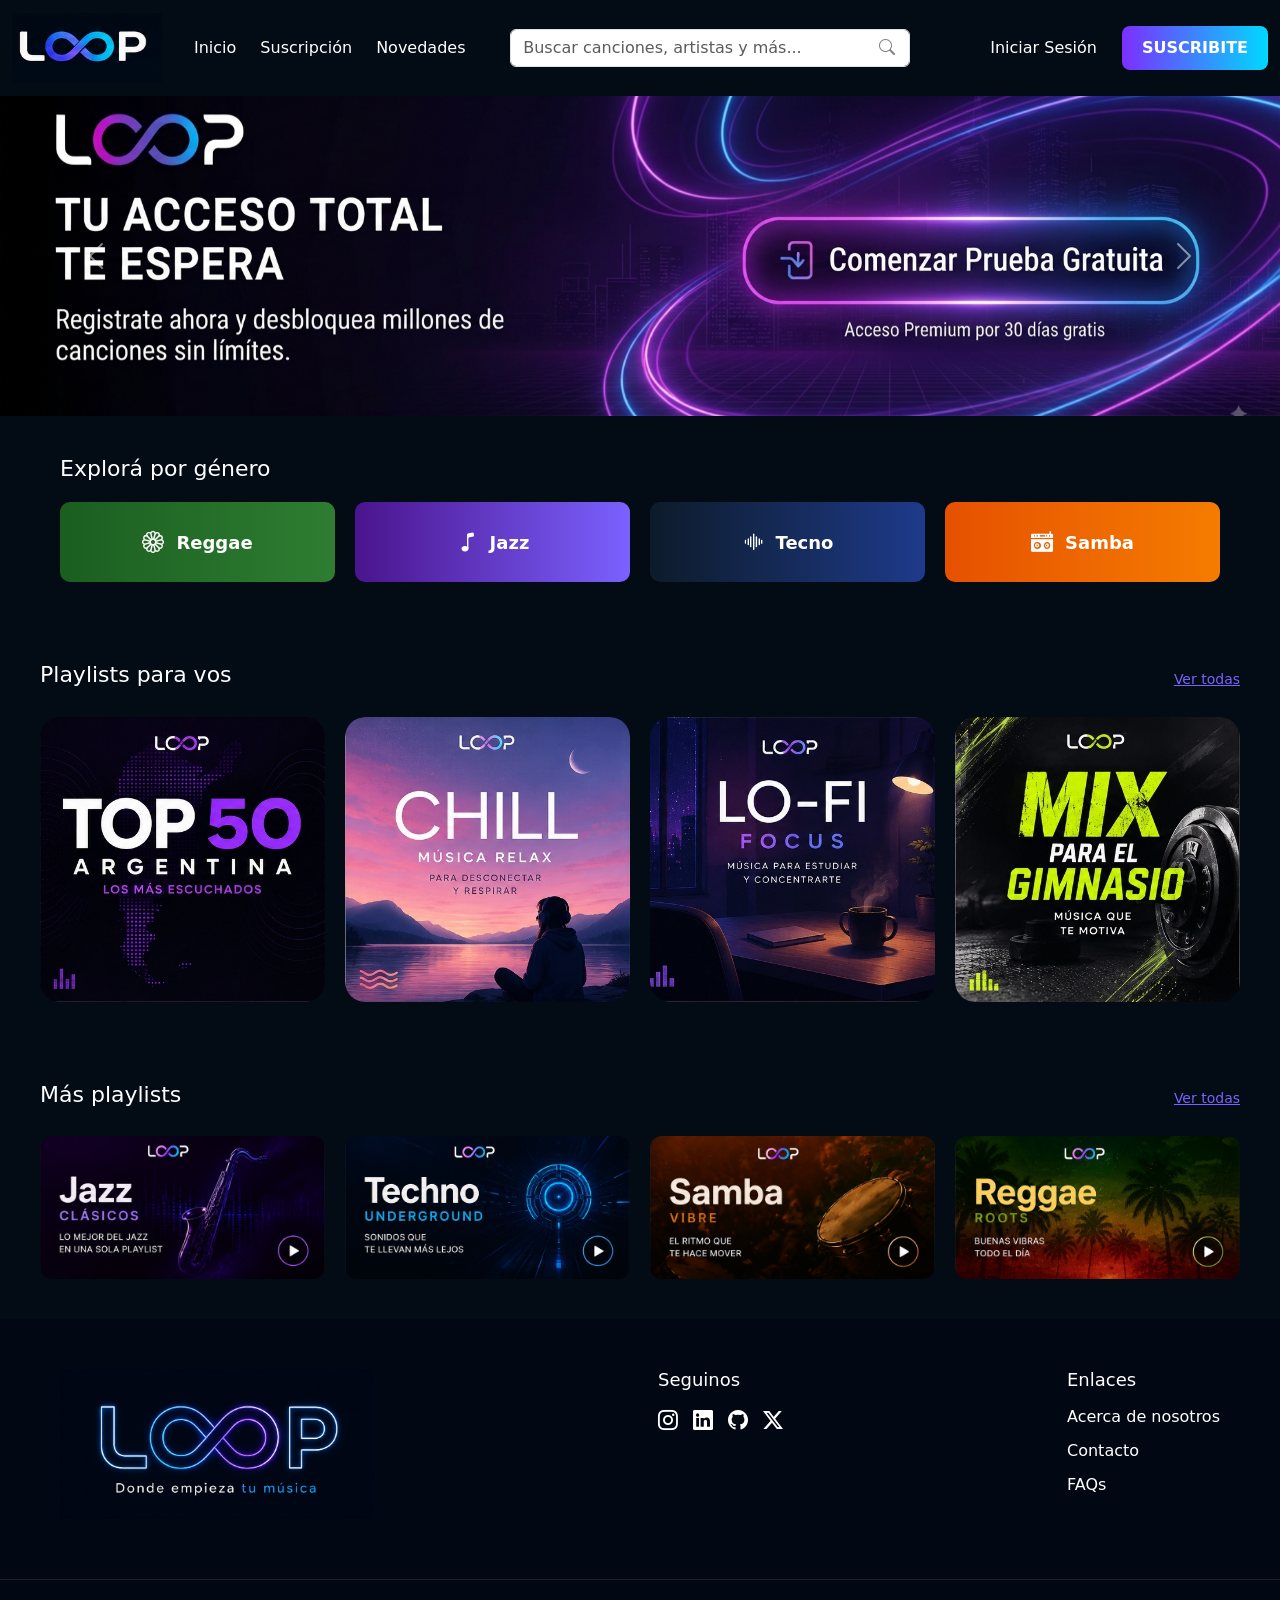
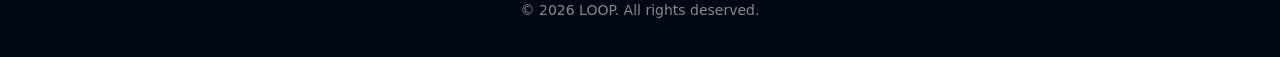
<file: index.html>
<!DOCTYPE html>
<html lang="en">
<head>
    <meta charset="UTF-8">
    <meta name="viewport" content="width=device-width, initial-scale=1.0">
    <title>LOOP</title>
    <link rel="preconnect" href="https://fonts.googleapis.com">
    <link rel="preconnect" href="https://fonts.gstatic.com" crossorigin>
    <link href="https://fonts.googleapis.com/css2?family=Poppins:ital,wght@0,100;0,200;0,300;0,400;0,500;0,600;0,700;0,800;0,900;1,100;1,200;1,300;1,400;1,500;1,600;1,700;1,800;1,900&display=swap" rel="stylesheet">
    <link href="https://cdn.jsdelivr.net/npm/bootstrap@5.3.8/dist/css/bootstrap.min.css" rel="stylesheet" integrity="sha384-sRIl4kxILFvY47J16cr9ZwB07vP4J8+LH7qKQnuqkuIAvNWLzeN8tE5YBujZqJLB" crossorigin="anonymous">
    <link rel="stylesheet" href="https://cdn.jsdelivr.net/npm/bootstrap-icons@1.11.3/font/bootstrap-icons.min.css">
    <link rel="stylesheet" href="./css/index.css">
</head>
<body>
    

    <nav class="navbar navbar-expand-lg">
      <div class="container-fluid">
        <a class="navbar-brand" href="./index.html">
          <img
            src="/assets/images/03_logo_sin_slogan.png"
            alt="LOOP"
            width="150"
            height="70"
          />
        </a>
        <button
          class="navbar-toggler text-center"
          type="button"
          data-bs-toggle="collapse"
          data-bs-target="#navbarTogglerDemo02"
          aria-controls="navbarTogglerDemo02"
          aria-expanded="false"
          aria-label="Toggle navigation"
        >
          <span class="navbar-toggler-icon"></span>
        </button>
        <div class="collapse navbar-collapse" id="navbarTogglerDemo02">
        
            <ul class="navbar-nav me-auto mb-2 mb-lg-0 ">
              <li class="nav-item">
                  <a class="nav-link" href="./index.html">
                      <i class="me-2"></i>Inicio
                  </a>
              </li>
              <li class="nav-item">
                  <a class="nav-link" href="/pages/suscripcion/suscripcion.html">
                      <i class="me-2"></i>Suscripción
                  </a>
              </li>
              <li class="nav-item">
                  <a class="nav-link" href="/pages/error404/404.html">
                      <i class="me-2"></i>Novedades
                  </a>
              </li>
            </ul>
            <form class="d-flex  ms-auto" role="search">
              <div class="search-box">
                <i class="bi bi-search"></i>
                <input
                  class="form-control"
                  type="search"
                  placeholder="Buscar canciones, artistas y más..."
                  aria-label="Search"
                />
              </div>
            </form>

                    <a href="#" class="navbar1 nav-link login-link" data-bs-toggle="modal" data-bs-target="#loginModal">
                    Iniciar Sesión
                    </a>
                     
                  
                  <a href="./pages/suscripcion/suscripcion.html" type="button" class="btn-suscribite">SUSCRIBITE</a>
        
        </div>
      </div>
    </nav>

    <div id="carouselFade" class="carousel slide carousel-fade">
  <div class="carousel-inner">
    <div class="carousel-item active">
        <picture>
            <source media="(max-width: 575.98px)" srcset="assets/images/banner-mobile-1.jpeg">
            <source media="(max-width: 991.98px)" srcset="assets/images/banner desk nuevo.png">
            <img src="/assets/images/banner desk nuevo.png" class="d-block w-100" alt="">
        </picture>
    </div>
    <div class="carousel-item">
            <picture>
            <source media="(max-width: 575.98px)" srcset="assets/images/banner-mobile-2.jpeg">
            <source media="(max-width: 991.98px)" srcset="assets/images/banner_02.png">
            <img src="/assets/images/banner_02.png" class="d-block w-100" alt="">
        </picture>
    </div>
    <div class="carousel-item">
            <picture>
            <source media="(max-width: 575.98px)" srcset="assets/images/banner-mobile-3.jpeg">
            <source media="(max-width: 991.98px)" srcset="assets/images/banner_03.png">
            <img src="/assets/images/banner_03.png" class="d-block w-100" alt="">
        </picture>
    </div>
    <div class="carousel-item">
            <picture>
            <source media="(max-width: 575.98px)" srcset="assets/images/banner-mobile-4.jpeg">
            <source media="(max-width: 991.98px)" srcset="assets/images/banner_04.png">
            <img src="/assets/images/banner_04.png" class="d-block w-100" alt="">
        </picture>
    </div>
    
  </div>
  <button class="carousel-control-prev" type="button" data-bs-target="#carouselFade" data-bs-slide="prev">
    <span class="carousel-control-prev-icon" aria-hidden="true"></span>
    <span class="visually-hidden">Previous</span>
  </button>
  <button class="carousel-control-next" type="button" data-bs-target="#carouselFade" data-bs-slide="next">
    <span class="carousel-control-next-icon" aria-hidden="true"></span>
    <span class="visually-hidden">Next</span>
  </button>
</div>

<div class="generos">
    <h2 class="gen-titulo">Explorá por género</h2>
    <div class="gen-grid">
        <a href="/pages/categorias/categoria_reggae/reggae.html" class="gen-card gen-reggae">
            <i class="bi bi-flower1 gen-icon"></i>
            <span>Reggae</span>
        </a>
        <a href="/pages/categorias/categoria_jazz/jazz.html" class="gen-card gen-jazz">
            <i class="bi bi-music-note gen-icon"></i>
            <span>Jazz</span>
        </a>
        <a href="/pages/categorias/categoria_tecno/tecno.html" class="gen-card gen-tecno">
            <i class="bi bi-soundwave gen-icon"></i>
            <span>Tecno</span>
        </a>
        <a href="/pages/categorias/categoria_samba/samba.html" class="gen-card gen-samba">
            <i class="bi bi-boombox-fill gen-icon"></i>
            <span>Samba</span>
        </a>
    </div>
</div>

<div class="playlist-loop">
    <div class="playlist-inner">
        <div class="playlist-header">
            <h2 class="playlist-titulo">Playlists para vos</h2>
            <a href="" class="ver-todas">Ver todas</a>
        </div>
        <div class="playlist-grid">
            <a href="/pages/error404/404.html" class="playlist-card">
                <img src="/assets/images/top50_playlist.jpg" alt="TOP 50 Argentina">
                <div class="premium-overlay">
                <i class="bi bi-lock-fill premium-icon"></i>
                <span class="premium-text">Desbloqueá con Premium</span>
                </div>
            </a>
            <a href="/pages/error404/404.html" class="playlist-card">
                <img src="/assets/images/chill_playlist.jpg" alt="Chill - Música Relax">
                <div class="premium-overlay">
                <i class="bi bi-lock-fill premium-icon"></i>
                <span class="premium-text">Desbloqueá con Premium</span>
                </div>
            </a>
            <a href="/pages/error404/404.html" class="playlist-card">
                <img src="/assets/images/focus_playlist.jpg" alt="Lo-Fi Focus">
                <div class="premium-overlay">
                <i class="bi bi-lock-fill premium-icon"></i>
                <span class="premium-text">Desbloqueá con Premium</span>
                </div>
            </a>
            <a href="/pages/error404/404.html" class="playlist-card">
                <img src="/assets/images/gym_mix_playlist.jpg" alt="Mix para el gimnasio">
                <div class="premium-overlay">
                <i class="bi bi-lock-fill premium-icon"></i>
                <span class="premium-text">Desbloqueá con Premium</span>
                </div>
            </a>
        </div>
    </div>
</div>

<div class="mas-playlist">
    <div class="mas-playlist-inner">
        <div class="playlist-header">
            <h2 class="playlist-titulo">Más playlists</h2>
            <a href="/pages/error404/404.html" class="ver-todas">Ver todas</a>
        </div>
        <div class="mas-playlist-grid">
            <a href="/pages/error404/404.html" class="playlist-card-wide">
                <img src="/assets/images/loop-jazz.png" alt="">
                <div class="premium-overlay">
                <i class="bi bi-lock-fill premium-icon"></i>
                <span class="premium-text">Desbloqueá con Premium</span>
                </div>
            </a>
            <a href="/pages/error404/404.html" class="playlist-card-wide">
                <img src="/assets/images/loop-tecno.png" alt="">
                <div class="premium-overlay">
                <i class="bi bi-lock-fill premium-icon"></i>
                <span class="premium-text">Desbloqueá con Premium</span>
                </div>
            </a>
            <a href="/pages/error404/404.html" class="playlist-card-wide">
                <img src="/assets/images/loop-samba.png" alt="">
                <div class="premium-overlay">
                <i class="bi bi-lock-fill premium-icon"></i>
                <span class="premium-text">Desbloqueá con Premium</span>
                </div>
            </a>
            <a href="/pages/error404/404.html" class="playlist-card-wide">
                <img src="/assets/images/loop-reggae.png" alt="">
                <div class="premium-overlay">
                <i class="bi bi-lock-fill premium-icon"></i>
                <span class="premium-text">Desbloqueá con Premium</span>
                </div>
            </a>
        </div>
    </div>
</div>

<div class="modal fade" id="loginModal" tabindex="-1" aria-labelledby="loginModalLabel" aria-hidden="true">
  <div class="modal-dialog modal-dialog-centered">
    <div class="modal-content">
      <div class="modal-header">
        <h1 class="modal-title fs-5" id="loginModalLabel">Iniciar sesión</h1>
        <button type="button" class="btn-close" data-bs-dismiss="modal" aria-label="Close"></button>
      </div>

      <div class="modal-body">
        <form id="loginForm" class="">

          <div class="mb-3">
            <label for="login-email" class="col-form-label">Email:</label>
            <input
              type="email"
              class="form-control"
              id="login-email"
              placeholder="tu@email.com"
              minlength="3"
              maxlength="30"
              required
            >
           
          </div>

          <div class="mb-3">
            <label for="login-password" class="col-form-label">Contraseña:</label>
            <input
              type="password"
              class="form-control"
              id="login-password"
              placeholder="••••••••"
              required minlength="8"
              required maxlength="20"
              required
            >
           
          </div>

          <div class="mb-3 form-check d-flex justify-content-between align-items-center">
            <div>
              <input type="checkbox" class="form-check-input" id="remember-me">
              <label class="form-check-label" for="remember-me">Recordarme</label>
            </div>
            <a href="#" class="small">¿Olvidaste tu contraseña?</a>
          </div>

        </form>

        <p class="text-center mt-3 mb-0">
          ¿No tenés cuenta?
          <a href="/Pages/suscripcion.html">Suscribite acá</a>
        </p>
      </div>

      <div class="modal-footer">
        <button type="button" class="btn btn-secondary" data-bs-dismiss="modal">Cancelar</button>
        <a href="./pages/inicio/inicio.html" type="submit" form="loginForm"  class="btn-suscribite">
          Iniciar sesión
        </a>
      </div>
    </div>
  </div>
</div>




     <footer class="siteFooter">
    <div class="footerContent ">
        <div class="footerColumn">
            <a href="">
                <img src="/assets/images/logo-footer.png" alt="">
            </a>
        </div>
        
        
        <div class="footerColumn">
            <h4>Seguinos</h4>
            <div class="socialIcons">
                <a href="https://www.instagram.com/">
                    <i class="bi bi-instagram"></i>
                </a>
                <a href="www.linkedin.com/in/">
                    <i class="bi bi-linkedin"></i>
                </a>
                <a href="https://github.com/">
                    <i class="bi bi-github"></i>
                </a>
                <a href="https://x.com/">
                    <i class="bi bi-twitter-x"></i>
                </a>
            </div>
        </div>
        <div class="footerColumn">
            <h4>Enlaces</h4>
            <div class="d-flex flex-column justify-content-center">
                <a href="pages/nosotros/nosotros.html">Acerca de nosotros</a>
                <a href="pages/contacto/contacto.html">Contacto</a>
                <a href="pages/error404/404.html">FAQs</a>
            </div>
        </div>

    </div>

    <div class="footerBottom">
        <p>&copy; 2026 LOOP. All rights deserved.</p>
    </div>
</footer>
<script src="https://cdn.jsdelivr.net/npm/bootstrap@5.3.8/dist/js/bootstrap.bundle.min.js" integrity="sha384-FKyoEForCGlyvwx9Hj09JcYn3nv7wiPVlz7YYwJrWVcXK/BmnVDxM+D2scQbITxI" crossorigin="anonymous"></script>
</body>
</html>
</file>
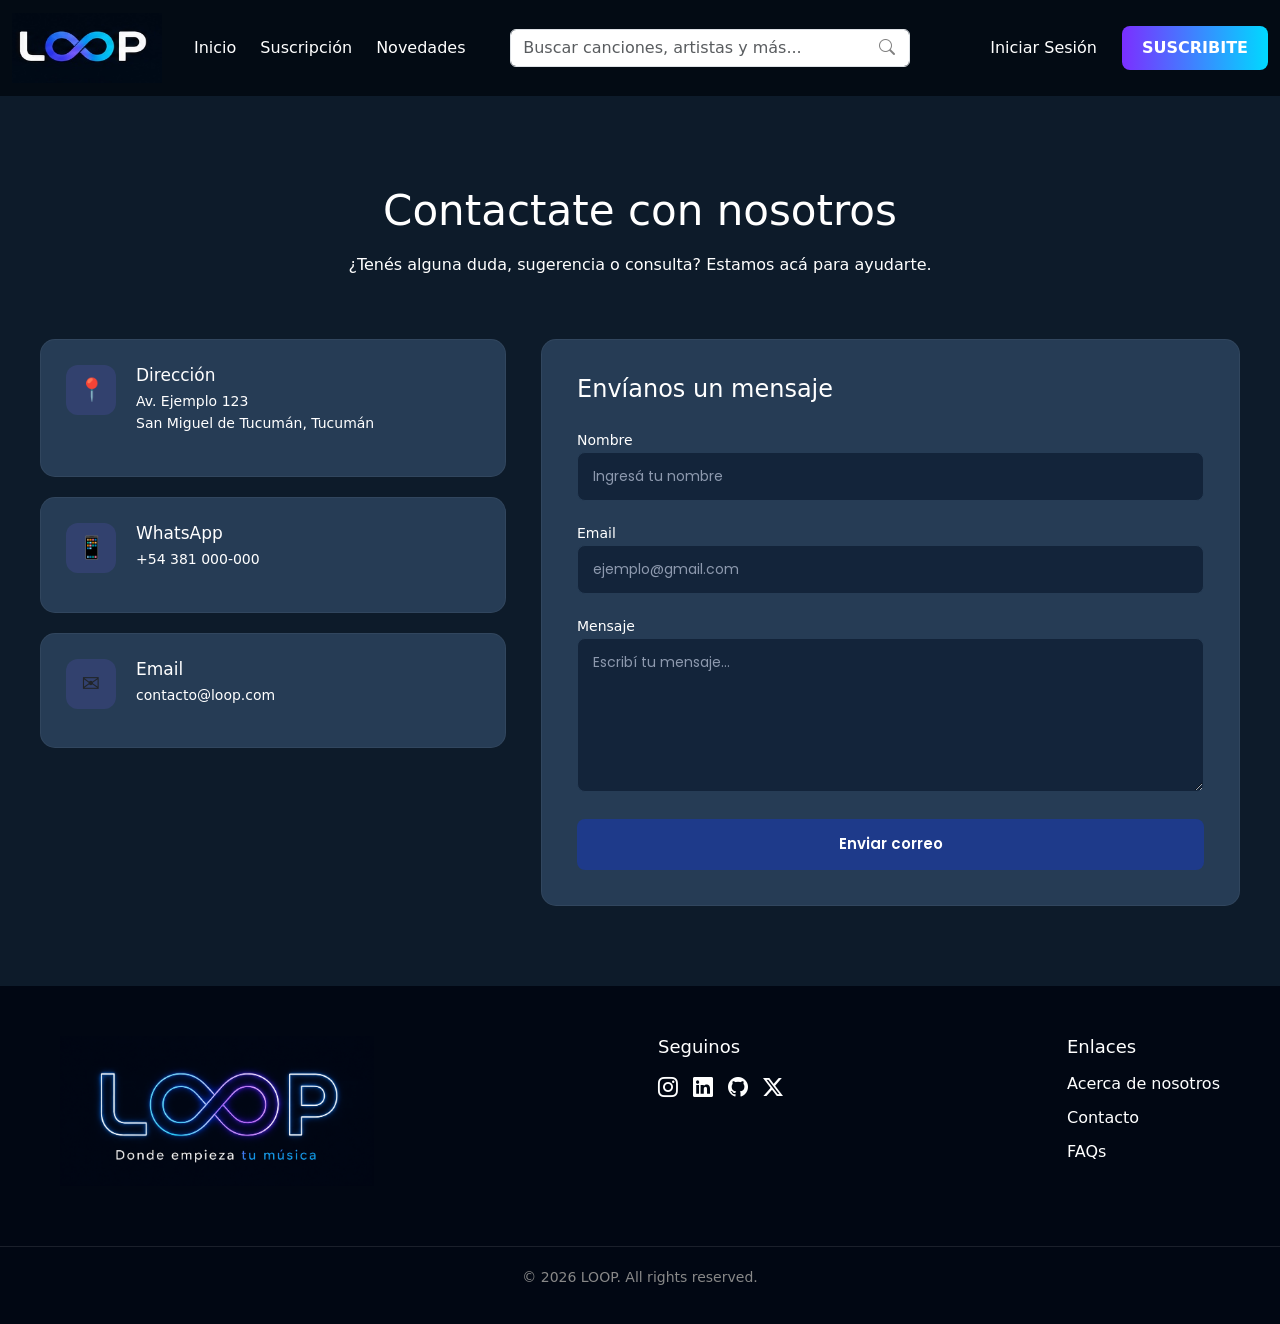
<file: pages/contacto/contacto.html>
<!doctype html>
<html lang="es">
  <head>
    <meta charset="UTF-8" />
    <meta name="viewport" content="width=device-width, initial-scale=1.0" />

    <title>Contacto - LOOP</title>

    <link rel="preconnect" href="https://fonts.googleapis.com" />
    <link rel="preconnect" href="https://fonts.gstatic.com" crossorigin />

    <link
      href="https://fonts.googleapis.com/css2?family=Poppins:ital,wght@0,100;0,200;0,300;0,400;0,500;0,600;0,700;0,800;0,900;1,100;1,200;1,300;1,400;1,500;1,600;1,700;1,800;1,900&display=swap"
      rel="stylesheet"
    />

    <link
      href="https://cdn.jsdelivr.net/npm/bootstrap@5.3.8/dist/css/bootstrap.min.css"
      rel="stylesheet"
      integrity="sha384-sRIl4kxILFvY47J16cr9ZwB07vP4J8+LH7qKQnuqkuIAvNWLzeN8tE5YBujZqJLB"
      crossorigin="anonymous"
    />

    <link
      rel="stylesheet"
      href="https://cdn.jsdelivr.net/npm/bootstrap-icons@1.11.3/font/bootstrap-icons.min.css"
    />

    <link rel="stylesheet" href="./contacto.css" />
  </head>

  <body>
    <nav class="navbar navbar-expand-lg">
      <div class="container-fluid">
        <a class="navbar-brand" href="/index.html">
          <img
            src="/assets/images/03_logo_sin_slogan.png"
            alt="LOOP"
            width="150"
            height="70"
          />
        </a>

        <button
          class="navbar-toggler text-center"
          type="button"
          data-bs-toggle="collapse"
          data-bs-target="#navbarTogglerDemo02"
          aria-controls="navbarTogglerDemo02"
          aria-expanded="false"
          aria-label="Toggle navigation"
        >
          <span class="navbar-toggler-icon"></span>
        </button>

        <div class="collapse navbar-collapse" id="navbarTogglerDemo02">
          <ul class="navbar-nav me-auto mb-2 mb-lg-0">
            <li class="nav-item">
              <a class="nav-link" href="/pages/inicio/inicio.html">
                <i class="me-2"></i>
                Inicio
              </a>
            </li>

            <li class="nav-item">
              <a class="nav-link" href="/pages/suscripcion/suscripcion.html">
                <i class="me-2"></i>
                Suscripción
              </a>
            </li>

            <li class="nav-item">
              <a class="nav-link" href="/pages/error404/404.html">
                <i class="me-2"></i>
                Novedades
              </a>
            </li>
          </ul>

          <form class="d-flex ms-auto" role="search">
            <div class="search-box">
              <i class="bi bi-search"></i>

              <input
                class="form-control"
                type="search"
                placeholder="Buscar canciones, artistas y más..."
                aria-label="Buscar"
              />
            </div>
          </form>

          <a
            href="#"
            class="navbar1 nav-link login-link"
            data-bs-toggle="modal"
            data-bs-target="#loginModal"
          >
            Iniciar Sesión
          </a>

          <a href="/pages/suscripcion/suscripcion.html" type="button" class="btn-suscribite">SUSCRIBITE</a>
        </div>
      </div>
    </nav>

    <main>
      <section class="contacto">
        <div class="contacto-contenedor">
          <div class="contacto-encabezado">
            <h1>Contactate con nosotros</h1>

            <p>
              ¿Tenés alguna duda, sugerencia o consulta? Estamos acá para
              ayudarte.
            </p>
          </div>

          <div class="contacto-contenido">
            <div class="contacto-informacion">
              <div class="contacto-card">
                <div class="contacto-icono">📍</div>

                <div>
                  <h2>Dirección</h2>

                  <p>
                    Av. Ejemplo 123<br />
                    San Miguel de Tucumán, Tucumán
                  </p>
                </div>
              </div>

              <div class="contacto-card">
                <div class="contacto-icono">📱</div>

                <div>
                  <h2>WhatsApp</h2>

                  <p>+54 381 000-000</p>
                </div>
              </div>

              <div class="contacto-card">
                <div class="contacto-icono">✉️</div>

                <div>
                  <h2>Email</h2>

                  <p>contacto@loop.com</p>
                </div>
              </div>
            </div>

            <div class="contacto-formulario-contenedor">
              <h2>Envíanos un mensaje</h2>

              <form class="contacto-formulario" action="#" method="post">
                <div class="campo">
                  <label for="nombre"> Nombre </label>

                  <input
                    type="text"
                    id="nombre"
                    name="nombre"
                    placeholder="Ingresá tu nombre"
                    required
                    minlength="2"
                    maxlength="20"
                    required
                  />
                </div>

                <div class="campo">
                  <label for="email"> Email </label>

                  <input
                    type="email"
                    id="email"
                    name="email"
                    placeholder="ejemplo@gmail.com"
                    minlength="10"
                    maxlength="30"
                    required
                  />
                </div>

                <div class="campo">
                  <label for="mensaje"> Mensaje </label>

                  <textarea
                    id="mensaje"
                    name="mensaje"
                    rows="6"
                    placeholder="Escribí tu mensaje..."
                    required
                    minlength="10"
                  ></textarea>
                </div>

                <a href="/pages/error404/404.html" type="submit" class="boton-enviar">
                  Enviar correo
                </a>
              </form>
            </div>
          </div>
        </div>
      </section>
    </main>

    <footer class="siteFooter">
      <div class="footerContent">
        <div class="footerColumn">
          <a href="/index.html">
            <img src="/assets/images/logo-footer.png" alt="LOOP" />
          </a>
        </div>

        <div class="footerColumn">
          <h4>Seguinos</h4>

          <div class="socialIcons">
            <a
              href="https://www.instagram.com/"
              target="_blank"
              rel="noopener noreferrer"
            >
              <i class="bi bi-instagram"></i>
            </a>

            <a
              href="https://www.linkedin.com/"
              target="_blank"
              rel="noopener noreferrer"
            >
              <i class="bi bi-linkedin"></i>
            </a>

            <a
              href="https://github.com/"
              target="_blank"
              rel="noopener noreferrer"
            >
              <i class="bi bi-github"></i>
            </a>

            <a href="https://x.com/" target="_blank" rel="noopener noreferrer">
              <i class="bi bi-twitter-x"></i>
            </a>
          </div>
        </div>

        
        <div class="footerColumn">
          <h4>Enlaces</h4>

          <div class="d-flex flex-column justify-content-center">
            <a href="/pages/nosotros/nosotros.html"> Acerca de nosotros </a>

            <a href="/pages/contacto/contacto.html"> Contacto </a>

            <a href="/pages/error404/404.html"> FAQs </a>
          </div>
        </div>
      </div>

      <div class="footerBottom">
        <p>&copy; 2026 LOOP. All rights reserved.</p>
      </div>
    </footer>

    <div class="modal fade" id="loginModal" tabindex="-1" aria-labelledby="loginModalLabel" aria-hidden="true">
  <div class="modal-dialog modal-dialog-centered">
    <div class="modal-content">
      <div class="modal-header">
        <h1 class="modal-title fs-5" id="loginModalLabel">Iniciar sesión</h1>
        <button type="button" class="btn-close" data-bs-dismiss="modal" aria-label="Close"></button>
      </div>

      <div class="modal-body">
        <form id="loginForm" class="">

          <div class="mb-3">
            <label for="login-email" class="col-form-label">Email:</label>
            <input
              type="email"
              class="form-control"
              id="login-email"
              placeholder="tu@email.com"
              minlength="3"
              maxlength="30"
              required
            >
           
          </div>

          <div class="mb-3">
            <label for="login-password" class="col-form-label">Contraseña:</label>
            <input
              type="password"
              class="form-control"
              id="login-password"
              placeholder="••••••••"
              required minlength="8"
              required maxlength="20"
              required
            >
           
          </div>

          <div class="mb-3 form-check d-flex justify-content-between align-items-center">
            <div>
              <input type="checkbox" class="form-check-input" id="remember-me">
              <label class="form-check-label" for="remember-me">Recordarme</label>
            </div>
            <a href="#" class="small">¿Olvidaste tu contraseña?</a>
          </div>

        </form>

        <p class="text-center mt-3 mb-0">
          ¿No tenés cuenta?
          <a href="/Pages/suscripcion.html">Suscribite acá</a>
        </p>
      </div>

      <div class="modal-footer">
        <button type="button" class="btn btn-secondary" data-bs-dismiss="modal">Cancelar</button>
        <a href="./pages/inicio/inicio.html" type="submit" form="loginForm"  class="btn-suscribite">
          Iniciar sesión
        </a>
      </div>
    </div>
  </div>
</div>

    <script
      src="https://cdn.jsdelivr.net/npm/bootstrap@5.3.8/dist/js/bootstrap.bundle.min.js"
      integrity="sha384-FKyoEForCGlyvwx9Hj09JcYn3nv7wiPVlz7YYwJrWVcXK/BmnVDxM+D2scQbITxI"
      crossorigin="anonymous"
    ></script>
  </body>
</html>
</file>
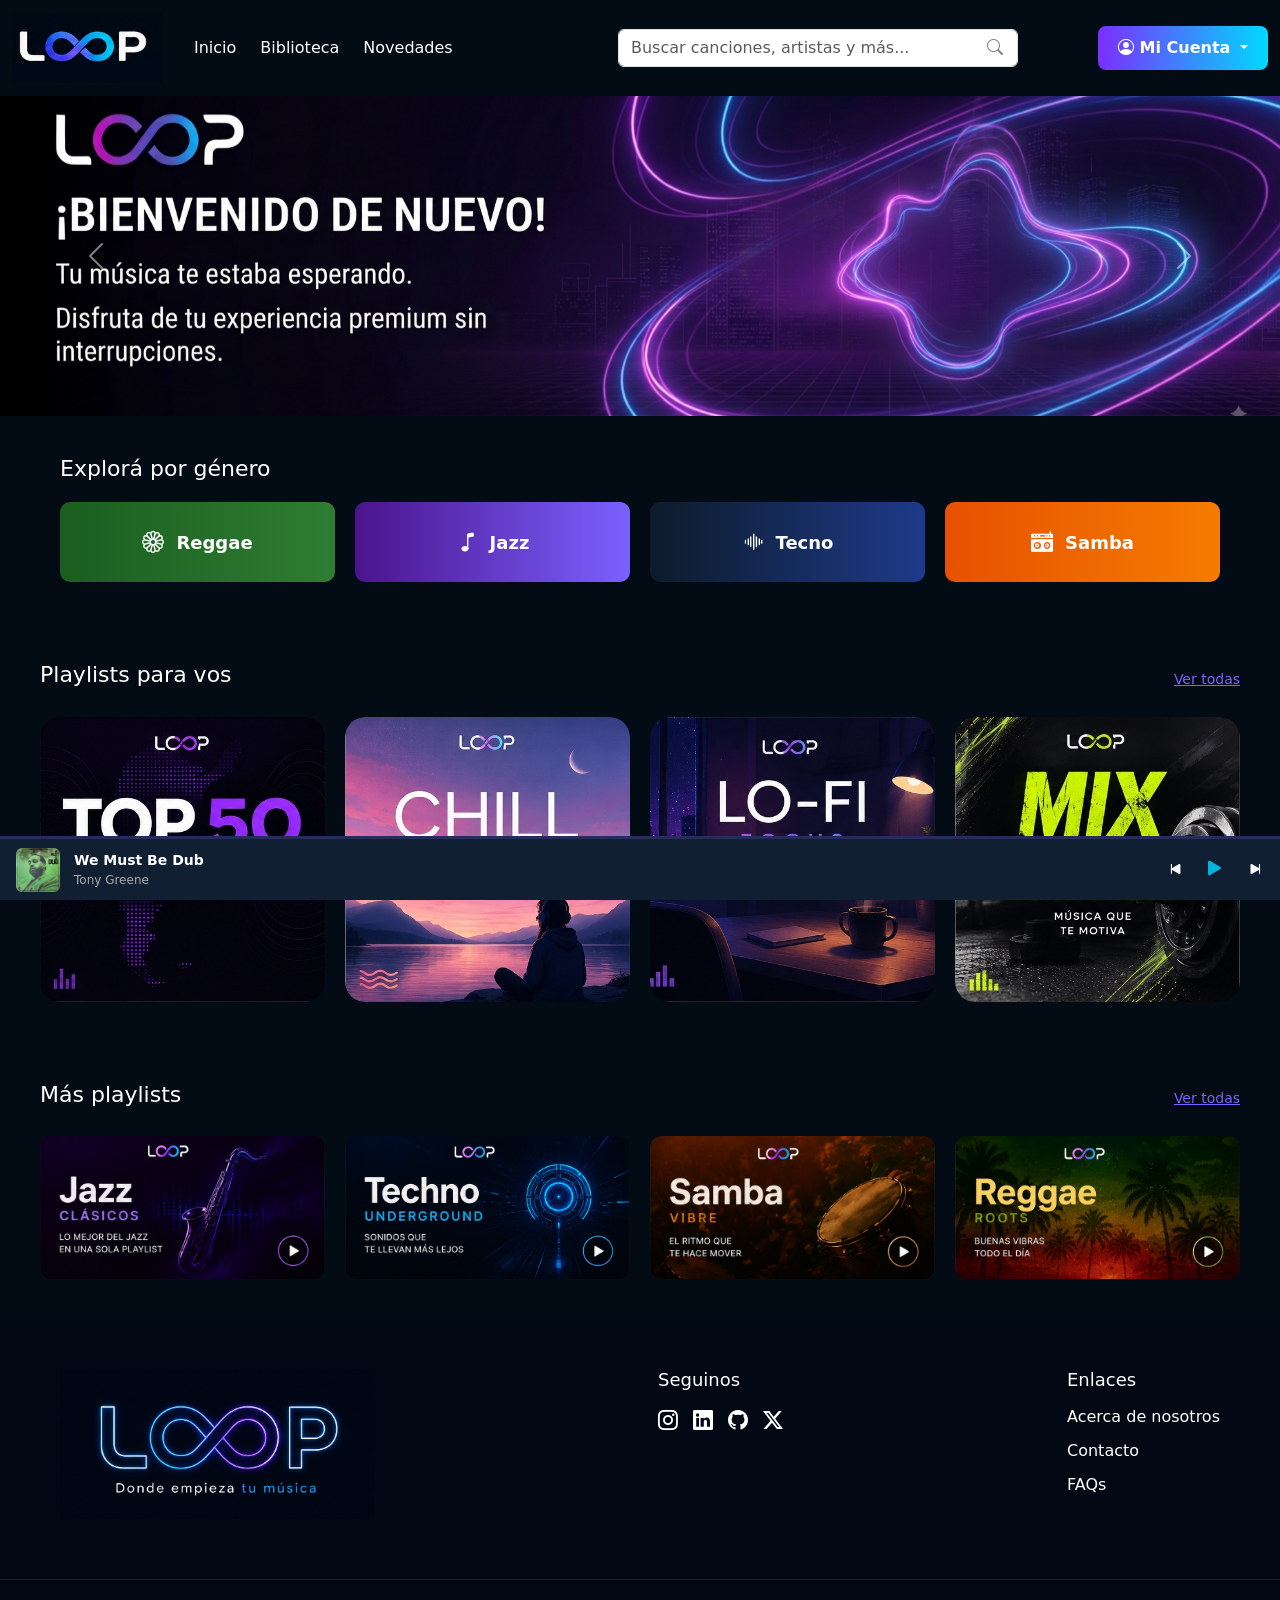
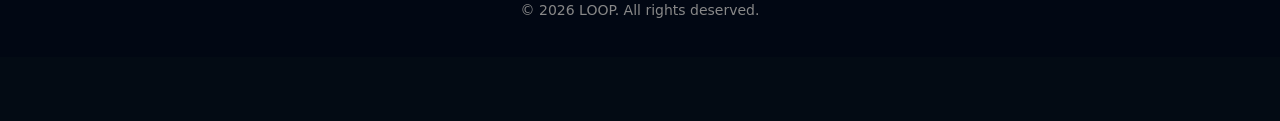
<file: pages/inicio/inicio.html>
<!DOCTYPE html>
<html lang="en">
<head>
    <meta charset="UTF-8">
    <meta name="viewport" content="width=device-width, initial-scale=1.0">
    <title>LOOP - Home</title>
    <link rel="preconnect" href="https://fonts.googleapis.com">
    <link rel="preconnect" href="https://fonts.gstatic.com" crossorigin>
    <link href="https://fonts.googleapis.com/css2?family=Poppins:ital,wght@0,100;0,200;0,300;0,400;0,500;0,600;0,700;0,800;0,900;1,100;1,200;1,300;1,400;1,500;1,600;1,700;1,800;1,900&display=swap" rel="stylesheet">
    <link rel="stylesheet" href="https://cdn.jsdelivr.net/npm/bootstrap-icons@1.11.3/font/bootstrap-icons.min.css">
    <link href="https://cdn.jsdelivr.net/npm/bootstrap@5.3.8/dist/css/bootstrap.min.css" rel="stylesheet" integrity="sha384-sRIl4kxILFvY47J16cr9ZwB07vP4J8+LH7qKQnuqkuIAvNWLzeN8tE5YBujZqJLB" crossorigin="anonymous">
    <link rel="stylesheet" href="./inicio.css">
</head>
<body>
    
        <nav class="navbar navbar-expand-lg">
      <div class="container-fluid">
        <a class="navbar-brand" href="/pages/inicio/inicio.html">
          <img
            src="/assets/images/03_logo_sin_slogan.png"
            alt="LOOP"
            width="150"
            height="70"
          />
        </a>
        <button
          class="navbar-toggler text-center"
          type="button"
          data-bs-toggle="collapse"
          data-bs-target="#navbarTogglerDemo02"
          aria-controls="navbarTogglerDemo02"
          aria-expanded="false"
          aria-label="Toggle navigation"
        >
          <span class="navbar-toggler-icon"></span>
        </button>
        <div class="collapse navbar-collapse" id="navbarTogglerDemo02">
        
            <ul class="navbar-nav me-auto mb-2 mb-lg-0 ">
              <li class="nav-item">
                  <a class="nav-link" href="/pages/inicio/inicio.html">
                      <i class="me-2"></i>Inicio
                  </a>
              </li>
              <li class="nav-item">
                  <a class="nav-link" href="/pages/error404/404.html">
                      <i class="me-2"></i>Biblioteca
                  </a>
              </li>
              <li class="nav-item">
                  <a class="nav-link" href="/pages/error404/404.html">
                      <i class="me-2"></i>Novedades
                  </a>
              </li>
            </ul>
            <form class="d-flex  ms-auto" role="search">
              <div class="search-box">
                <i class="bi bi-search"></i>
                <input
                  class="form-control"
                  type="search"
                  placeholder="Buscar canciones, artistas y más..."
                  aria-label="Search"
                />
              </div>
            </form>

                     
                <div>
                    <button type="button" class="btn-suscribite dropdown-toggle" data-bs-toggle="dropdown" aria-expanded="false">
                    <i class="bi bi-person-circle"></i>
                    Mi Cuenta
                    </button>
                     <ul class="dropdown-menu dropdown-menu-end">
                        <li><button class="dropdown-item" type="button">
                        <i class="bi bi-person-gear"></i>
                        Mi perfil
                        </button></li>
                        <li><button class="dropdown-item" type="button">
                        <i class="bi bi-gear"></i>
                            Ajustes
                        </button></li>
                        <li><a href="/index.html" class="dropdown-item" type="button">
                        <i class="bi bi-power"></i>
                            Cerrar sesión
                        </a></li>
                    </ul>
                </div>  
        
        </div>
      </div>
    </nav>

    <div id="carouselFade" class="carousel slide carousel-fade">
  <div class="carousel-inner">
    <div class="carousel-item active">
        <picture>
            <source media="(max-width: 575.98px)" srcset="/assets/images/banner-mobile-1.jpeg">
            <source media="(max-width: 991.98px)" srcset="/assets/images/banner desk nuevo bien.png">
            <img src="/assets/images/banner desk nuevo bien.png" class="d-block w-100" alt="">
        </picture>
    </div>
    <div class="carousel-item">
            <picture>
            <source media="(max-width: 575.98px)" srcset="/assets/images/banner-mobile-2.jpeg">
            <source media="(max-width: 991.98px)" srcset="/assets/images/banner_02.png">
            <img src="/assets/images/banner_02.png" class="d-block w-100" alt="">
        </picture>
    </div>
    <div class="carousel-item">
            <picture>
            <source media="(max-width: 575.98px)" srcset="/assets/images/banner-mobile-3.jpeg">
            <source media="(max-width: 991.98px)" srcset="/assets/images/banner_03.png">
            <img src="/assets/images/banner_03.png" class="d-block w-100" alt="">
        </picture>
    </div>
    <div class="carousel-item">
            <picture>
            <source media="(max-width: 575.98px)" srcset="/assets/images/banner-mobile-4.jpeg">
            <source media="(max-width: 991.98px)" srcset="/assets/images/banner_04.png">
            <img src="/assets/images/banner_04.png" class="d-block w-100" alt="">
        </picture>
    </div>
    
  </div>
  <button class="carousel-control-prev" type="button" data-bs-target="#carouselFade" data-bs-slide="prev">
    <span class="carousel-control-prev-icon" aria-hidden="true"></span>
    <span class="visually-hidden">Previous</span>
  </button>
  <button class="carousel-control-next" type="button" data-bs-target="#carouselFade" data-bs-slide="next">
    <span class="carousel-control-next-icon" aria-hidden="true"></span>
    <span class="visually-hidden">Next</span>
  </button>
</div>

<div class="generos">
    <h2 class="gen-titulo">Explorá por género</h2>
    <div class="gen-grid">

        <a href="/pages/categorias/categoria_reggae/reggae.html" class="gen-card gen-reggae">
            <i class="bi bi-flower1 gen-icon"></i>
            <span>Reggae</span>
        </a>
        <a href="/pages/categorias/categoria_jazz/jazz.html" class="gen-card gen-jazz">
            <i class="bi bi-music-note gen-icon"></i>
            <span>Jazz</span>
        </a>
        <a href="/pages/categorias/categoria_tecno/tecno.html" class="gen-card gen-tecno">
            <i class="bi bi-soundwave gen-icon"></i>
            <span>Tecno</span>
        </a>
        <a href="/pages/categorias/categoria_samba/samba.html" class="gen-card gen-samba">
            <i class="bi bi-boombox-fill gen-icon"></i>
            <span>Samba</span>
        </a>

    </div>
</div>

<div class="playlist-loop">
    <div class="playlist-inner">
        <div class="playlist-header">
            <h2 class="playlist-titulo">Playlists para vos</h2>
            <a href="" class="ver-todas">Ver todas</a>
        </div>
        <div class="playlist-grid">
            <a href="/pages/error404/404.html" class="playlist-card">
                <img src="/assets/images/top50_playlist.jpg" alt="TOP 50 Argentina">
            </a>
            <a href="/pages/error404/404.html" class="playlist-card">
                <img src="/assets/images/chill_playlist.jpg" alt="Chill - Música Relax">
            </a>
            <a href="/pages/error404/404.html" class="playlist-card">
                <img src="/assets/images/focus_playlist.jpg" alt="Lo-Fi Focus">
            </a>
            <a href="/pages/error404/404.html" class="playlist-card">
                <img src="/assets/images/gym_mix_playlist.jpg" alt="Mix para el gimnasio">
            </a>
        </div>
    </div>
</div>

<div class="mas-playlist">
    <div class="mas-playlist-inner">
        <div class="playlist-header">
            <h2 class="playlist-titulo">Más playlists</h2>
            <a href="/pages/error404/404.html" class="ver-todas">Ver todas</a>
        </div>
        <div class="mas-playlist-grid">
            <a href="../categorias/categoria_jazz/jazz.html" class="playlist-card-wide">
                <img src="/assets/images/loop-jazz.png" alt="">
            </a>
            <a href="/pages/categorias/categoria_tecno/tecno.html" class="playlist-card-wide">
                <img src="/assets/images/loop-tecno.png" alt="">
            </a>
            <a href="/pages/categorias/categoria_samba/samba.html" class="playlist-card-wide">
                <img src="/assets/images/loop-samba.png" alt="">
            </a>
            <a href="/pages/categorias/categoria_reggae/reggae.html" class="playlist-card-wide">
                <img src="/assets/images/loop-reggae.png" alt="">
            </a>
        </div>
    </div>
</div>

 <footer class="siteFooter">
    <div class="footerContent ">
        <div class="footerColumn">
            <a href="">
                <img src="/assets/images/logo-footer.png" alt="">
            </a>
        </div>
        
        
        <div class="footerColumn">
            <h4>Seguinos</h4>
            <div class="socialIcons">
                <a href="https://www.instagram.com/">
                    <i class="bi bi-instagram"></i>
                </a>
                <a href="www.linkedin.com/in/">
                    <i class="bi bi-linkedin"></i>
                </a>
                <a href="https://github.com/">
                    <i class="bi bi-github"></i>
                </a>
                <a href="https://x.com/">
                    <i class="bi bi-twitter-x"></i>
                </a>
            </div>
        </div>
        <div class="footerColumn">
            <h4>Enlaces</h4>
            <div class="d-flex flex-column justify-content-center">
                <a href="/pages/nosotros/nosotros.html">Acerca de nosotros</a>
                <a href="../contacto/contacto.html">Contacto</a>
                <a href="/pages/error404/404.html">FAQs</a>
            </div>
        </div>

    </div>

    <div class="footerBottom">
        <p>&copy; 2026 LOOP. All rights deserved.</p>
    </div>
</footer>

    <div class="mini-play-bar" data-bs-toggle="offcanvas" data-bs-target="#playerOffcanvas" aria-controls="playerOffcanvas">
        <img src="/assets/audio/Reggae/We Must Be Dub - Tony Greene.png" alt="" class="mini-play-cover">
        <div class="mini-play-info">
            <span class="mini-play-song">We Must Be Dub</span>
            <span class="mini-play-artist">Tony Greene</span>
        </div>
        <div class="mini-play-control">
            <i class="bi bi-skip-start-fill"></i>
            <i class="bi bi-play-fill mini-player-play"></i>
            <i class="bi bi-skip-end-fill"></i>
        </div>
    </div>

    <div class="offcanvas offcanvas-bottom player-offcanvas" tabindex="-1" id="playerOffcanvas" aria-labelledby="playerOffcanvasLabel">
        <div class="offcanvas-header">
            <span class="offcanvas-titulo" id="playerOffcanvasLabel">Reproduciendo ahora</span>
            <button type="button" class="btn-close btn-close-white" data-bs-dismiss="offcanvas" aria-label="Close"></button>
        </div>
        <div class="offcanvas-body play-body">
            <img src="/assets/audio/Reggae/We Must Be Dub - Tony Greene.png" alt="" class="player-cover">

            <h5 class="player-song">We Must Be Dub</h5>
            <p class="player-artist">Tony Greene</p>

            <div class="player-progress">
                <span class="player-time">1:21</span>
                <div class="player-progress-bar">
                    <div class="player-progress-fill"></div>
                </div>
                <span class="player-time">3:20</span>
            </div>
            <div class="player-main-controls">
                <i class="bi bi-shuffle"></i>
                <i class="bi bi-skip-start-fill"></i>
                <button class="player-play-btn">
                    <i class="bi bi-play-fill"></i>
                </button>
                <i class="bi bi-skip-end-fill"></i>
                <i class="bi bi-repeat"></i>
            </div>
            <div class="player-sec-controls">
                <i class="bi bi-heart"></i>
                <i class="bi bi-volume-up"></i>
            </div>
        </div>
    </div>

    <script src="https://cdn.jsdelivr.net/npm/bootstrap@5.3.8/dist/js/bootstrap.bundle.min.js" integrity="sha384-FKyoEForCGlyvwx9Hj09JcYn3nv7wiPVlz7YYwJrWVcXK/BmnVDxM+D2scQbITxI" crossorigin="anonymous"></script>
</body>
</html>
</file>
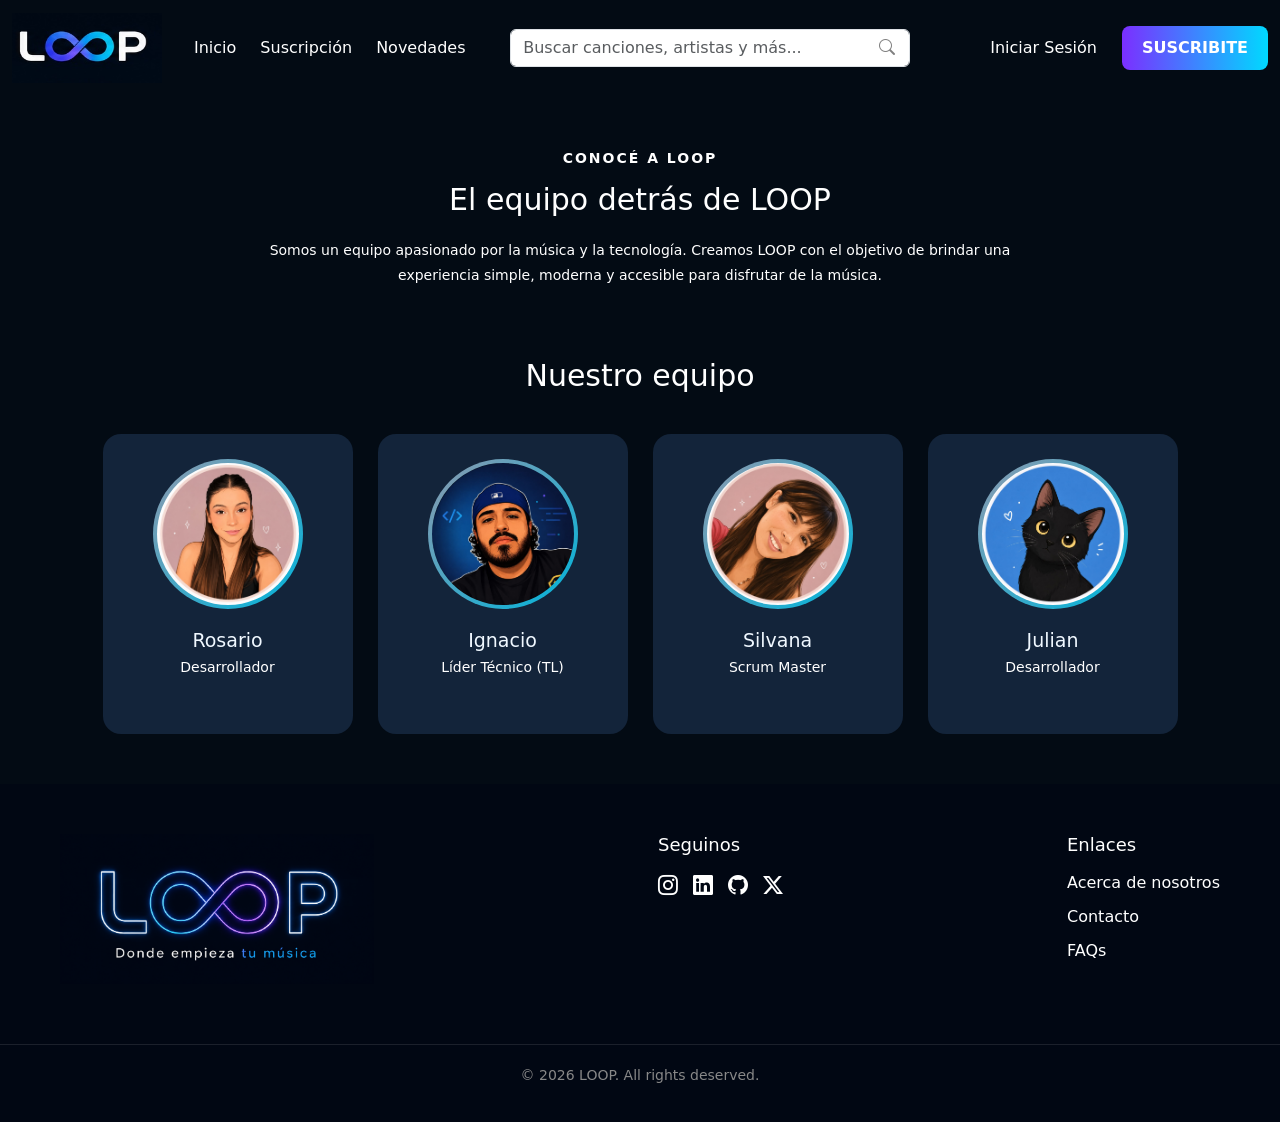
<file: pages/nosotros/nosotros.html>
<!DOCTYPE html>
<html lang="en">
<head>
    <meta charset="UTF-8">
    <meta name="viewport" content="width=device-width, initial-scale=1.0">
    <title>Acerca de Nosotros</title>
    <link rel="preconnect" href="https://fonts.googleapis.com">
    <link rel="preconnect" href="https://fonts.gstatic.com" crossorigin>
    <link href="https://fonts.googleapis.com/css2?family=Poppins:ital,wght@0,100;0,200;0,300;0,400;0,500;0,600;0,700;0,800;0,900;1,100;1,200;1,300;1,400;1,500;1,600;1,700;1,800;1,900&display=swap" rel="stylesheet">
    <link rel="stylesheet" href="https://cdn.jsdelivr.net/npm/bootstrap-icons@1.11.3/font/bootstrap-icons.min.css">
    <link href="https://cdn.jsdelivr.net/npm/bootstrap@5.3.8/dist/css/bootstrap.min.css" rel="stylesheet" integrity="sha384-sRIl4kxILFvY47J16cr9ZwB07vP4J8+LH7qKQnuqkuIAvNWLzeN8tE5YBujZqJLB" crossorigin="anonymous">
  <link rel="stylesheet" href="../nosotros/nosotros.css">
</head>
<body>

    
    <nav class="navbar navbar-expand-lg">
        <div class="container-fluid">
            <a class="navbar-brand" href="/index.html">
                <img
                src="../../assets/images/03_logo_sin_slogan.png"
                alt="LOOP"
                width="150"
                height="70"
                />
            </a>
            <button
            class="navbar-toggler text-center"
            type="button"
          data-bs-toggle="collapse"
          data-bs-target="#navbarTogglerDemo02"
          aria-controls="navbarTogglerDemo02"
          aria-expanded="false"
          aria-label="Toggle navigation"
          >
          <span class="navbar-toggler-icon"></span>
        </button>
        <div class="collapse navbar-collapse" id="navbarTogglerDemo02">
            
            <ul class="navbar-nav me-auto mb-2 mb-lg-0 ">
                <li class="nav-item">
                    <a class="nav-link" href="/pages/inicio/inicio.html">
                        <i class="me-2"></i>Inicio
                  </a>
              </li>
              <li class="nav-item">
                  <a class="nav-link" href="/pages/suscripcion/suscripcion.html">
                      <i class="me-2"></i>Suscripción
                  </a>
              </li>
              <li class="nav-item">
                  <a class="nav-link" href="/pages/error404/404.html">
                      <i class="me-2"></i>Novedades
                  </a>
                </li>
            </ul>
            <form class="d-flex  ms-auto" role="search">
                <div class="search-box">
                <i class="bi bi-search"></i>
                <input
                class="form-control"
                type="search"
                placeholder="Buscar canciones, artistas y más..."
                aria-label="Search"
                />
            </div>
        </form>
        
        <a href="/pages/inicio/inicio.html" class="navbar1 nav-link login-link" data-bs-toggle="modal" data-bs-target="#loginModal">
            Iniciar Sesión
        </a>
        
                  
        <a href="/pages/suscripcion/suscripcion.html" type="button" class="btn-suscribite">SUSCRIBITE</a>
        
    </div>
      </div>
    </nav>
    <main>
        
        <section class="seccion-sobre-nosotros">
            
            <div class="contenido-sobre-nosotros">
                
                <span class="subtitulo-sobre-nosotros">
                    CONOCÉ A LOOP
                </span>

                <h1 class="titulo-sobre-nosotros">
                    El equipo detrás de LOOP
                </h1>

                <p class="texto-sobre-nosotros">
                    Somos un equipo apasionado por la música y la tecnología.
                    Creamos LOOP con el objetivo de brindar una experiencia
                    simple, moderna y accesible para disfrutar de la música.
                </p>
                
            </div>
            
            <div class="seccion-integrantes">
                
                <h2 class="titulo-integrantes">
                    Nuestro equipo
                </h2>

                
                <div class="box-integrantes">
                    
                    <article class="tarjeta-integrante">
                        
                        <div class="contenedor-imagen-integrante">
                            
                            <img
                                src="/assets/images/foto.nosotros 1.jpeg"
                                alt="Foto de Nombre Integrante 1"
                                class="imagen-integrante"
                            >

                        </div>
                        <h3 class= "nombre-integrante">
                            Rosario 
                        </h3>

                        <p class="rol-integrante">
                            Desarrollador
                        </p>

                    </article>
                    
                    <article class="tarjeta-integrante">
                        
                        <div class="contenedor-imagen-integrante">
                            
                            <img
                            src="/assets/images/foto.nosotros2.jpeg"
                            alt="Foto de Nombre Integrante 2"
                            class="imagen-integrante"
                            >
                            
                        </div>
                        
                        <h3 class="nombre-integrante">
                            Ignacio
                        </h3>
                        
                        <p class="rol-integrante">
                            Líder Técnico (TL)
                        </p>
                        
                    </article>
                    
                    <article class="tarjeta-integrante">
                        
                        <div class="contenedor-imagen-integrante">
                            
                            <img
                            src="/assets/images/foto.nostotros3.jpeg"
                            alt="Foto de Nombre Integrante 3"
                            class="imagen-integrante"
                            >
                            
                        </div>
                        
                        <h3 class="nombre-integrante">
                            Silvana
                        </h3>

                        <p class="rol-integrante">
                            Scrum Master
                        </p>

                    </article>
                    
                    <article class="tarjeta-integrante">

                        <div class="contenedor-imagen-integrante">
                            
                            <img
                                src="/assets/images/foto.nosotros 4.jpeg"
                                alt="Foto de Nombre Integrante 4"
                                class="imagen-integrante"
                                >
                                
                            </div>
                            
                            <h3 class="nombre-integrante">
                                Julian
                            </h3>
                            
                        <p class="rol-integrante">
                            Desarrollador
                        </p>
                        
                    </article>
                    
                    
                </div>
                
            </div>
            
        </section>
        
    </main>
    
    <footer class="siteFooter">
        <div class="footerContent ">
            <div class="footerColumn">
            <a href="/index.html">
                <img src="/assets/images/logo-footer.png" alt="">
            </a>
        </div>
        
        
        <div class="footerColumn">
            <h4>Seguinos</h4>
            <div class="socialIcons">
                <a href="https://www.instagram.com/">
                    <i class="bi bi-instagram"></i>
                </a>
                <a href="www.linkedin.com/in/">
                    <i class="bi bi-linkedin"></i>
                </a>
                <a href="https://github.com/">
                    <i class="bi bi-github"></i>
                </a>
                <a href="https://x.com/">
                    <i class="bi bi-twitter-x"></i>
                </a>
            </div>
        </div>
        <div class="footerColumn">
            <h4>Enlaces</h4>
            <div class="d-flex flex-column justify-content-center">
                <a href="/pages/nosotros/nosotros.html">Acerca de nosotros</a>
                <a href="/pages/contacto/contacto.html">Contacto</a>
                <a href="/pages/error404/404.html">FAQs</a>
            </div>
        </div>

    </div>
    
    <div class="footerBottom">
        <p>&copy; 2026 LOOP. All rights deserved.</p>
    </div>
</footer>
<script src="https://cdn.jsdelivr.net/npm/bootstrap@5.3.8/dist/js/bootstrap.bundle.min.js" integrity="sha384-FKyoEForCGlyvwx9Hj09JcYn3nv7wiPVlz7YYwJrWVcXK/BmnVDxM+D2scQbITxI" crossorigin="anonymous"></script>
</body>
</html>
</file>
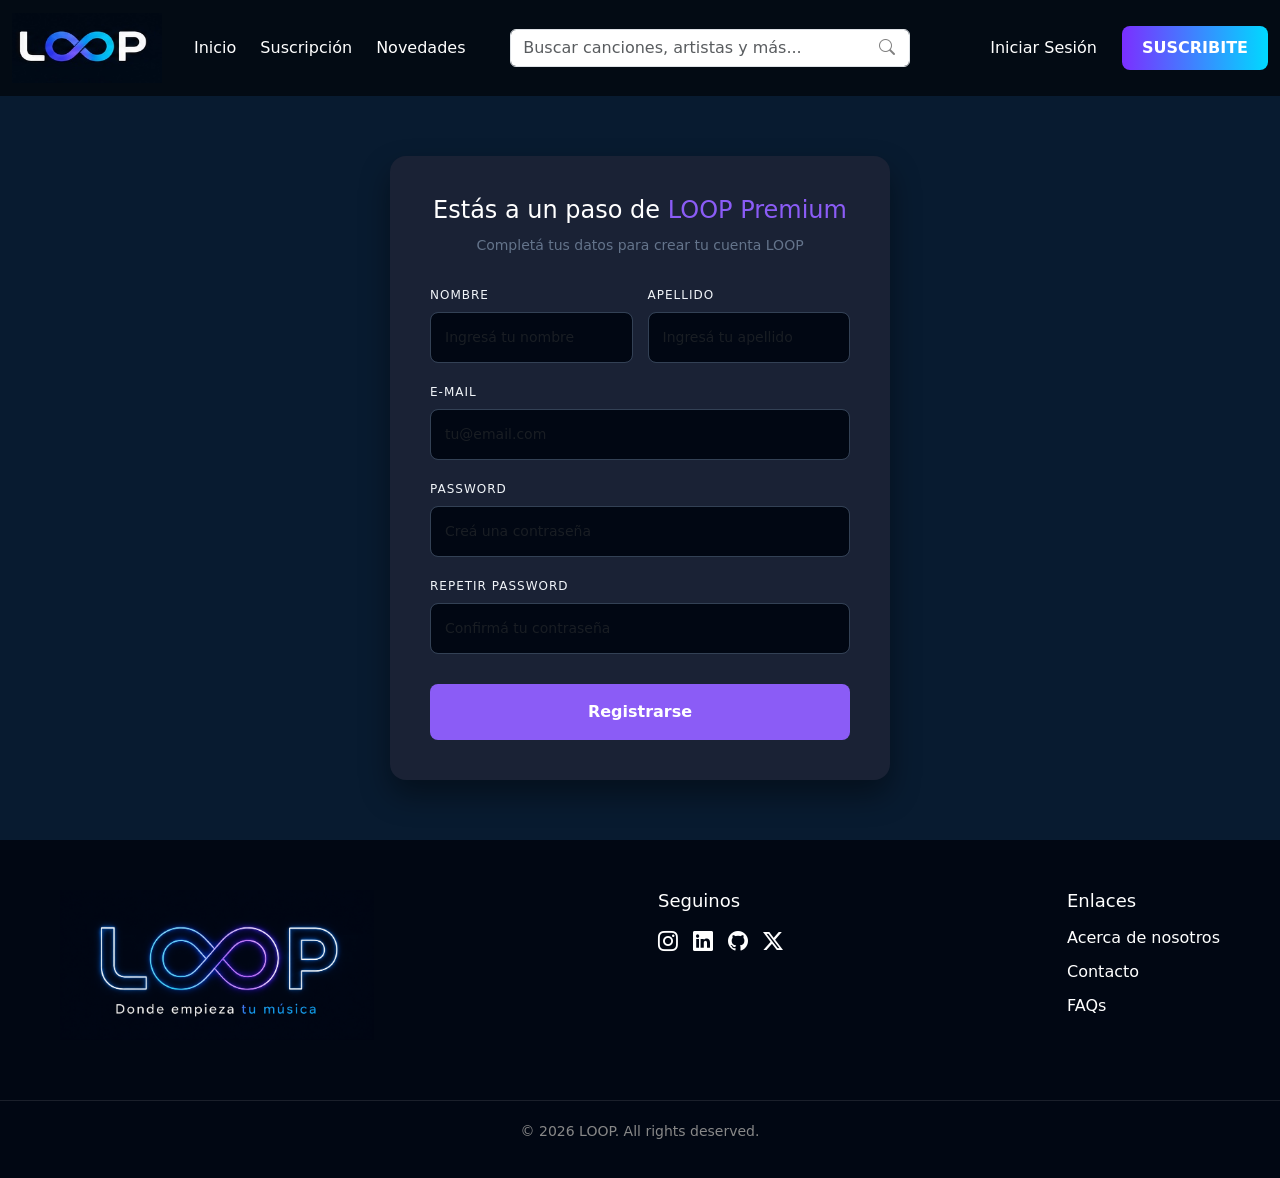
<file: pages/register/register.html>
<!DOCTYPE html>
<html lang="en">
<head>
    <meta charset="UTF-8">
    <meta name="viewport" content="width=device-width, initial-scale=1.0">
    <title>REGISTRO</title>
    <link rel="preconnect" href="https://fonts.googleapis.com">
    <link rel="preconnect" href="https://fonts.gstatic.com" crossorigin>
    <link href="https://fonts.googleapis.com/css2?family=Poppins:ital,wght@0,100;0,200;0,300;0,400;0,500;0,600;0,700;0,800;0,900;1,100;1,200;1,300;1,400;1,500;1,600;1,700;1,800;1,900&display=swap" rel="stylesheet">
    <link href="https://cdn.jsdelivr.net/npm/bootstrap@5.3.8/dist/css/bootstrap.min.css" rel="stylesheet" integrity="sha384-sRIl4kxILFvY47J16cr9ZwB07vP4J8+LH7qKQnuqkuIAvNWLzeN8tE5YBujZqJLB" crossorigin="anonymous">
    <link rel="stylesheet" href="https://cdn.jsdelivr.net/npm/bootstrap-icons@1.11.3/font/bootstrap-icons.min.css">
    <link rel="stylesheet" href="./register.css">
</head>
<body>
     <nav class="navbar navbar-expand-lg">
      <div class="container-fluid">
        <a class="navbar-brand" href="/index.html">
          <img
            src="/assets/images/03_logo_sin_slogan.png"
            alt="LOOP"
            width="150"
            height="70"
          />
        </a>
        <button
          class="navbar-toggler text-center"
          type="button"
          data-bs-toggle="collapse"
          data-bs-target="#navbarTogglerDemo02"
          aria-controls="navbarTogglerDemo02"
          aria-expanded="false"
          aria-label="Toggle navigation"
        >
          <span class="navbar-toggler-icon"></span>
        </button>
        <div class="collapse navbar-collapse" id="navbarTogglerDemo02">
        
            <ul class="navbar-nav me-auto mb-2 mb-lg-0 ">
              <li class="nav-item">
                  <a class="nav-link" href="/pages/inicio/inicio.html">
                      <i class="me-2"></i>Inicio
                  </a>
              </li>
              <li class="nav-item">
                  <a class="nav-link" href="/pages/suscripcion/suscripcion.html">
                      <i class="me-2"></i>Suscripción
                  </a>
              </li>
              <li class="nav-item">
                  <a class="nav-link" href="/pages/error404/404.html">
                      <i class="me-2"></i>Novedades
                  </a>
              </li>
            </ul>
            <form class="d-flex  ms-auto" role="search">
              <div class="search-box">
                <i class="bi bi-search"></i>
                <input
                  class="form-control"
                  type="search"
                  placeholder="Buscar canciones, artistas y más..."
                  aria-label="Search"
                />
              </div>
            </form>

                    <a href="/pages/inicio/inicio.html" class="navbar1 nav-link login-link" data-bs-toggle="modal" data-bs-target="#loginModal">
                    Iniciar Sesión
                    </a>
                     
                  
                  <a href="/pages/suscripcion/suscripcion.html" type="button" class="btn-suscribite">SUSCRIBITE</a>
        
        </div>
      </div>
    </nav>

    <section class="registro-container">
    <div class="registro-card">
        <h2 class="registro-titulo">Estás a un paso de <span class="plan-destacado">LOOP Premium</span></h2>
        <p class="registro-subtitulo">Completá tus datos para crear tu cuenta LOOP</p>

        <form id="form-registro" class="form-loop">
            
            <div class="form-row">
                <div class="form-group">
                    <label for="nombre">Nombre</label>
                    <input type="text" class="form-control" id="nombre" placeholder="Ingresá tu nombre" minlength="1" maxlength="20" required>
                    
                </div>

                <div class="form-group">
                    <label for="apellido">Apellido</label>
                    <input type="text" class="form-control" id="apellido" placeholder="Ingresá tu apellido" minlength="1" maxlength="20" required>
                    
                </div>
            </div>

            <div class="form-group">
                <label for="email">E-mail</label>
                <input type="email" class="form-control" id="email" placeholder="tu@email.com" minlength="3" maxlength="30" required>
                
            </div>

            <div class="form-group">
                <label for="password">Password</label>
                <input type="password" class="form-control" id="password" placeholder="Creá una contraseña" 
                required minlength="8" 
                required maxlength="20">
                
            </div>

            <div class="form-group">
                <label for="repetir-password">Repetir Password</label>
                <input type="password" class="form-control" id="repetir-password" placeholder="Confirmá tu contraseña" 
                required minlength="8" 
                required maxlength="20">
                
            </div>

            <a href="/pages/inicio/inicio.html" type="submit" class="btn-registrarse text-center">Registrarse</a>
        </form>
    </div>
</section>

<div class="modal fade" id="loginModal" tabindex="-1" aria-labelledby="loginModalLabel" aria-hidden="true">
  <div class="modal-dialog modal-dialog-centered">
    <div class="modal-content">
      <div class="modal-header">
        <h1 class="modal-title fs-5" id="loginModalLabel">Iniciar sesión</h1>
        <button type="button" class="btn-close" data-bs-dismiss="modal" aria-label="Close"></button>
      </div>

      <div class="modal-body">
        <form id="loginForm" class="">

          <div class="mb-3">
            <label for="login-email" class="col-form-label">Email:</label>
            <input
              type="email"
              class="form-control"
              id="login-email"
              placeholder="tu@email.com"
              minlength="3"
              maxlength="30"
              required
            >
           
          </div>

          <div class="mb-3">
            <label for="login-password" class="col-form-label">Contraseña:</label>
            <input
              type="password"
              class="form-control"
              id="login-password"
              placeholder="••••••••"
              required minlength="8"
              required maxlength="20"
              required
            >
           
          </div>

          <div class="mb-3 form-check d-flex justify-content-between align-items-center">
            <div>
              <input type="checkbox" class="form-check-input" id="remember-me">
              <label class="form-check-label" for="remember-me">Recordarme</label>
            </div>
            <a href="#" class="small">¿Olvidaste tu contraseña?</a>
          </div>

        </form>

        <p class="text-center mt-3 mb-0">
          ¿No tenés cuenta?
          <a href="/Pages/suscripcion.html">Suscribite acá</a>
        </p>
      </div>

      <div class="modal-footer">
        <button type="button" class="btn btn-secondary" data-bs-dismiss="modal">Cancelar</button>
        <a href="/pages/inicio/inicio.html" type="submit" form="loginForm"  class="btn-suscribite">
          Iniciar sesión
        </a>
      </div>
    </div>
  </div>
</div>


<footer class="siteFooter">
    <div class="footerContent ">
        <div class="footerColumn">
            <a href="">
                <img src="/assets/images/logo-footer.png" alt="">
            </a>
        </div>
        
        
        <div class="footerColumn">
            <h4>Seguinos</h4>
            <div class="socialIcons">
                <a href="https://www.instagram.com/">
                    <i class="bi bi-instagram"></i>
                </a>
                <a href="www.linkedin.com/in/">
                    <i class="bi bi-linkedin"></i>
                </a>
                <a href="https://github.com/">
                    <i class="bi bi-github"></i>
                </a>
                <a href="https://x.com/">
                    <i class="bi bi-twitter-x"></i>
                </a>
            </div>
        </div>
        <div class="footerColumn">
            <h4>Enlaces</h4>
            <div class="d-flex flex-column justify-content-center">
                <a href="/pages/nosotros/nosotros.html">Acerca de nosotros</a>
                <a href="/pages/contacto/contacto.html">Contacto</a>
                <a href="/pages/error404/404.html">FAQs</a>
            </div>
        </div>

    </div>

    <div class="footerBottom">
        <p>&copy; 2026 LOOP. All rights deserved.</p>
    </div>
</footer>
    <script src="https://cdn.jsdelivr.net/npm/bootstrap@5.3.8/dist/js/bootstrap.bundle.min.js" integrity="sha384-FKyoEForCGlyvwx9Hj09JcYn3nv7wiPVlz7YYwJrWVcXK/BmnVDxM+D2scQbITxI" crossorigin="anonymous"></script>
</body>
</html>
</file>
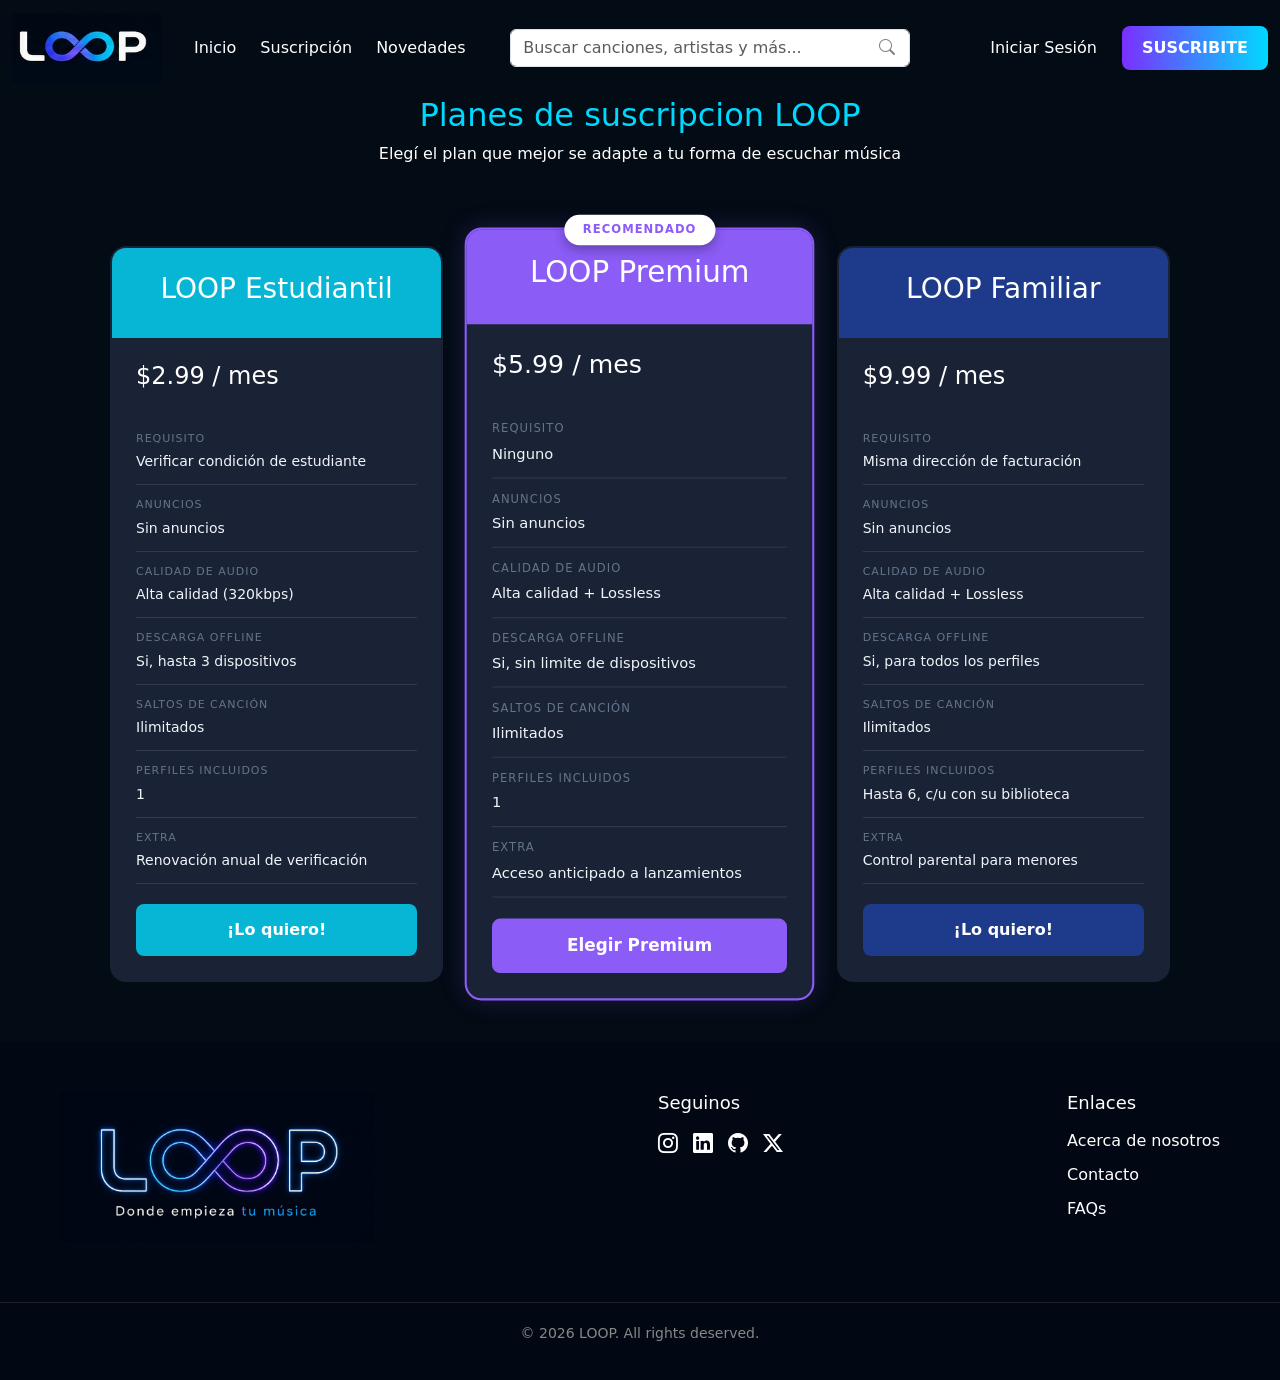
<file: pages/suscripcion/suscripcion.html>
<!DOCTYPE html>
<html lang="en">
<head>
    <meta charset="UTF-8">
    <meta name="viewport" content="width=device-width, initial-scale=1.0">
    <title>SUSCRIPCIÓN</title>
    <link rel="preconnect" href="https://fonts.googleapis.com">
    <link rel="preconnect" href="https://fonts.gstatic.com" crossorigin>
    <link href="https://fonts.googleapis.com/css2?family=Poppins:ital,wght@0,100;0,200;0,300;0,400;0,500;0,600;0,700;0,800;0,900;1,100;1,200;1,300;1,400;1,500;1,600;1,700;1,800;1,900&display=swap" rel="stylesheet">
    <link href="https://cdn.jsdelivr.net/npm/bootstrap@5.3.8/dist/css/bootstrap.min.css" rel="stylesheet" integrity="sha384-sRIl4kxILFvY47J16cr9ZwB07vP4J8+LH7qKQnuqkuIAvNWLzeN8tE5YBujZqJLB" crossorigin="anonymous">
    <link rel="stylesheet" href="https://cdn.jsdelivr.net/npm/bootstrap-icons@1.11.3/font/bootstrap-icons.min.css">
    <link rel="stylesheet" href="./suscripcion.css">
</head>
<body>
    
    <nav class="navbar navbar-expand-lg">
      <div class="container-fluid">
        <a class="navbar-brand" href="/index.html">
          <img
            src="/assets/images/03_logo_sin_slogan.png"
            alt="LOOP"
            width="150"
            height="70"
          />
        </a>
        <button
          class="navbar-toggler text-center"
          type="button"
          data-bs-toggle="collapse"
          data-bs-target="#navbarTogglerDemo02"
          aria-controls="navbarTogglerDemo02"
          aria-expanded="false"
          aria-label="Toggle navigation"
        >
          <span class="navbar-toggler-icon"></span>
        </button>
        <div class="collapse navbar-collapse" id="navbarTogglerDemo02">
        
            <ul class="navbar-nav me-auto mb-2 mb-lg-0 ">
              <li class="nav-item">
                  <a class="nav-link" href="/pages/inicio/inicio.html">
                      <i class="me-2"></i>Inicio
                  </a>
              </li>
              <li class="nav-item">
                  <a class="nav-link" href="/pages/suscripcion/suscripcion.html">
                      <i class="me-2"></i>Suscripción
                  </a>
              </li>
              <li class="nav-item">
                  <a class="nav-link" href="/pages/error404/404.html">
                      <i class="me-2"></i>Novedades
                  </a>
              </li>
            </ul>
            <form class="d-flex  ms-auto" role="search">
              <div class="search-box">
                <i class="bi bi-search"></i>
                <input
                  class="form-control"
                  type="search"
                  placeholder="Buscar canciones, artistas y más..."
                  aria-label="Search"
                />
              </div>
            </form>

                    <a href="#" class="navbar1 nav-link login-link" data-bs-toggle="modal" data-bs-target="#loginModal">
                    Iniciar Sesión
                    </a>
                     
                  
                  <button type="button" class="btn-suscribite">SUSCRIBITE</button>
        
        </div>
      </div>
    </nav>

    <div class="planes-container">
        <div class="planes-header">
            <h2>Planes de suscripcion LOOP</h2>
            <p>Elegí el plan que mejor se adapte a tu forma de escuchar música</p>
        </div>

        <div class="planes-grid">
            <div class="plan-card">
                <div class="plan-top estudiantil-bg">
                    <h3>LOOP Estudiantil</h3>
                </div>
                <div class="plan-body">
                    <h4 class="plan-price">$2.99 <span class="plan-price">/ mes</span></h4>
                    <ul class="plan-features">
                        <li>
                            <span class="feature-label">REQUISITO</span>
                            <span class="feature-value">Verificar condición de estudiante</span>
                        </li>
                        <li>
                            <span class="feature-label">ANUNCIOS</span>
                            <span class="feature-value">Sin anuncios</span>
                        </li>
                        <li>
                            <span class="feature-label">CALIDAD DE AUDIO</span>
                            <span class="feature-value">Alta calidad (320kbps)</span>
                        </li>
                        <li>
                            <span class="feature-label">DESCARGA OFFLINE</span>
                            <span class="feature-value">Si, hasta 3 dispositivos</span>
                        </li>
                        <li>
                            <span class="feature-label">SALTOS DE CANCIÓN</span>
                            <span class="feature-value">Ilimitados</span>
                        </li>
                        <li>
                            <span class="feature-label">PERFILES INCLUIDOS</span>
                            <span class="feature-value">1</span>
                        </li>
                        <li>
                            <span class="feature-label">EXTRA</span>
                            <span class="feature-value">Renovación anual de verificación</span>
                        </li>
                    </ul>
                    <div class="plan-action">
                        <a href="/pages/register/register.html" class="btn-elegir estudiantil-btn">¡Lo quiero!</a>
                    </div>
                </div>
            </div>
            <div class="plan-card plan-recomendado">
                <span class="badge-recomendado">RECOMENDADO</span>
                <div class="plan-top premium-bg">
                    <h3>LOOP Premium</h3>
                </div>
                <div class="plan-body">
                    <h4 class="plan-price">$5.99 <span>/ mes</span></h4>
                    <ul class="plan-features">
                    <li>
                        <span class="feature-label">REQUISITO</span>
                        <span class="feature-value">Ninguno</span>
                    </li>
                    <li>
                        <span class="feature-label">ANUNCIOS</span>
                        <span class="feature-value">Sin anuncios</span>
                    </li>
                    <li>
                        <span class="feature-label">CALIDAD DE AUDIO</span>
                        <span class="feature-value">Alta calidad + Lossless</span>
                    </li>
                    <li>
                        <span class="feature-label">DESCARGA OFFLINE</span>
                        <span class="feature-value">Si, sin limite de dispositivos</span>
                    </li>
                    <li>
                        <span class="feature-label">SALTOS DE CANCIÓN</span>
                        <span class="feature-value">Ilimitados</span>
                    </li>
                    <li>
                        <span class="feature-label">PERFILES INCLUIDOS</span>
                        <span class="feature-value">1</span>
                    </li>
                    <li>
                        <span class="feature-label">EXTRA</span>
                        <span class="feature-value">Acceso anticipado a lanzamientos</span>
                    </li>
                    </ul>
                    <div class="plan-action">
                    <a href="/pages/register/register.html" class="btn-elegir premium-btn">Elegir Premium</a>
                    </div>
                </div>
            </div>

            <div class="plan-card">
                <div class="plan-top familiar-bg">
                    <h3>LOOP Familiar</h3>
                </div>
                <div class="plan-body">
                    <h4 class="plan-price">$9.99 <span class="plan-price">/ mes</span></h4>
                    <ul class="plan-features">
                        <li>
                            <span class="feature-label">REQUISITO</span>
                            <span class="feature-value">Misma dirección de facturación</span>
                        </li>
                        <li>
                            <span class="feature-label">ANUNCIOS</span>
                            <span class="feature-value">Sin anuncios</span>
                        </li>
                        <li>
                            <span class="feature-label">CALIDAD DE AUDIO</span>
                            <span class="feature-value">Alta calidad + Lossless</span>
                        </li>
                        <li>
                            <span class="feature-label">DESCARGA OFFLINE</span>
                            <span class="feature-value">Si, para todos los perfiles</span>
                        </li>
                        <li>
                            <span class="feature-label">SALTOS DE CANCIÓN</span>
                            <span class="feature-value">Ilimitados</span>
                        </li>
                        <li>
                            <span class="feature-label">PERFILES INCLUIDOS</span>
                            <span class="feature-value">Hasta 6, c/u con su biblioteca</span>
                        </li>
                        <li>
                            <span class="feature-label">EXTRA</span>
                            <span class="feature-value">Control parental para menores</span>
                        </li>
                    </ul>
                    <div class="plan-action">
                        <a href="/pages/register/register.html" class="btn-elegir familiar-btn">¡Lo quiero!</a>
                    </div>
                </div>
            </div>
        </div>
    </div>

    <footer class="siteFooter">
    <div class="footerContent ">
        <div class="footerColumn">
            <a href="">
                <img src="/assets/images/logo-footer.png" alt="">
            </a>
        </div>
    
    <div class="modal fade" id="loginModal" tabindex="-1" aria-labelledby="loginModalLabel" aria-hidden="true">
  <div class="modal-dialog modal-dialog-centered">
    <div class="modal-content">
      <div class="modal-header">
        <h1 class="modal-title fs-5" id="loginModalLabel">Iniciar sesión</h1>
        <button type="button" class="btn-close" data-bs-dismiss="modal" aria-label="Close"></button>
      </div>

      <div class="modal-body">
        <form id="loginForm" class="">

          <div class="mb-3">
            <label for="login-email" class="col-form-label">Email:</label>
            <input
              type="email"
              class="form-control"
              id="login-email"
              placeholder="tu@email.com"
              minlength="3"
              maxlength="30"
              required
            >
           
          </div>

          <div class="mb-3">
            <label for="login-password" class="col-form-label">Contraseña:</label>
            <input
              type="password"
              class="form-control"
              id="login-password"
              placeholder="••••••••"
              required minlength="8"
              required maxlength="20"
              required
            >
           
          </div>

          <div class="mb-3 form-check d-flex justify-content-between align-items-center">
            <div>
              <input type="checkbox" class="form-check-input" id="remember-me">
              <label class="form-check-label" for="remember-me">Recordarme</label>
            </div>
            <a href="#" class="small">¿Olvidaste tu contraseña?</a>
          </div>

        </form>

        <p class="text-center mt-3 mb-0">
          ¿No tenés cuenta?
          <a href="/Pages/suscripcion.html">Suscribite acá</a>
        </p>
      </div>

      <div class="modal-footer">
        <button type="button" class="btn btn-secondary" data-bs-dismiss="modal">Cancelar</button>
        <a href="/pages/inicio/inicio.html" type="submit" form="loginForm"  class="btn-suscribite">
          Iniciar sesión
        </a>
      </div>
    </div>
  </div>
</div>
        
        <div class="footerColumn">
            <h4>Seguinos</h4>
            <div class="socialIcons">
                <a href="https://www.instagram.com/">
                    <i class="bi bi-instagram"></i>
                </a>
                <a href="www.linkedin.com/in/">
                    <i class="bi bi-linkedin"></i>
                </a>
                <a href="https://github.com/">
                    <i class="bi bi-github"></i>
                </a>
                <a href="https://x.com/">
                    <i class="bi bi-twitter-x"></i>
                </a>
            </div>
        </div>
        <div class="footerColumn">
            <h4>Enlaces</h4>
            <div class="d-flex flex-column justify-content-center">
                <a href="/pages/nosotros/nosotros.html">Acerca de nosotros</a>
                <a href="/pages/contacto/contacto.html">Contacto</a>
                <a href="/pages/error404/404.html">FAQs</a>
            </div>
        </div>

    </div>

    <div class="footerBottom">
        <p>&copy; 2026 LOOP. All rights deserved.</p>
    </div>
</footer>

    <script src="https://cdn.jsdelivr.net/npm/bootstrap@5.3.8/dist/js/bootstrap.bundle.min.js" integrity="sha384-FKyoEForCGlyvwx9Hj09JcYn3nv7wiPVlz7YYwJrWVcXK/BmnVDxM+D2scQbITxI" crossorigin="anonymous"></script>
</body>
</html>
</file>
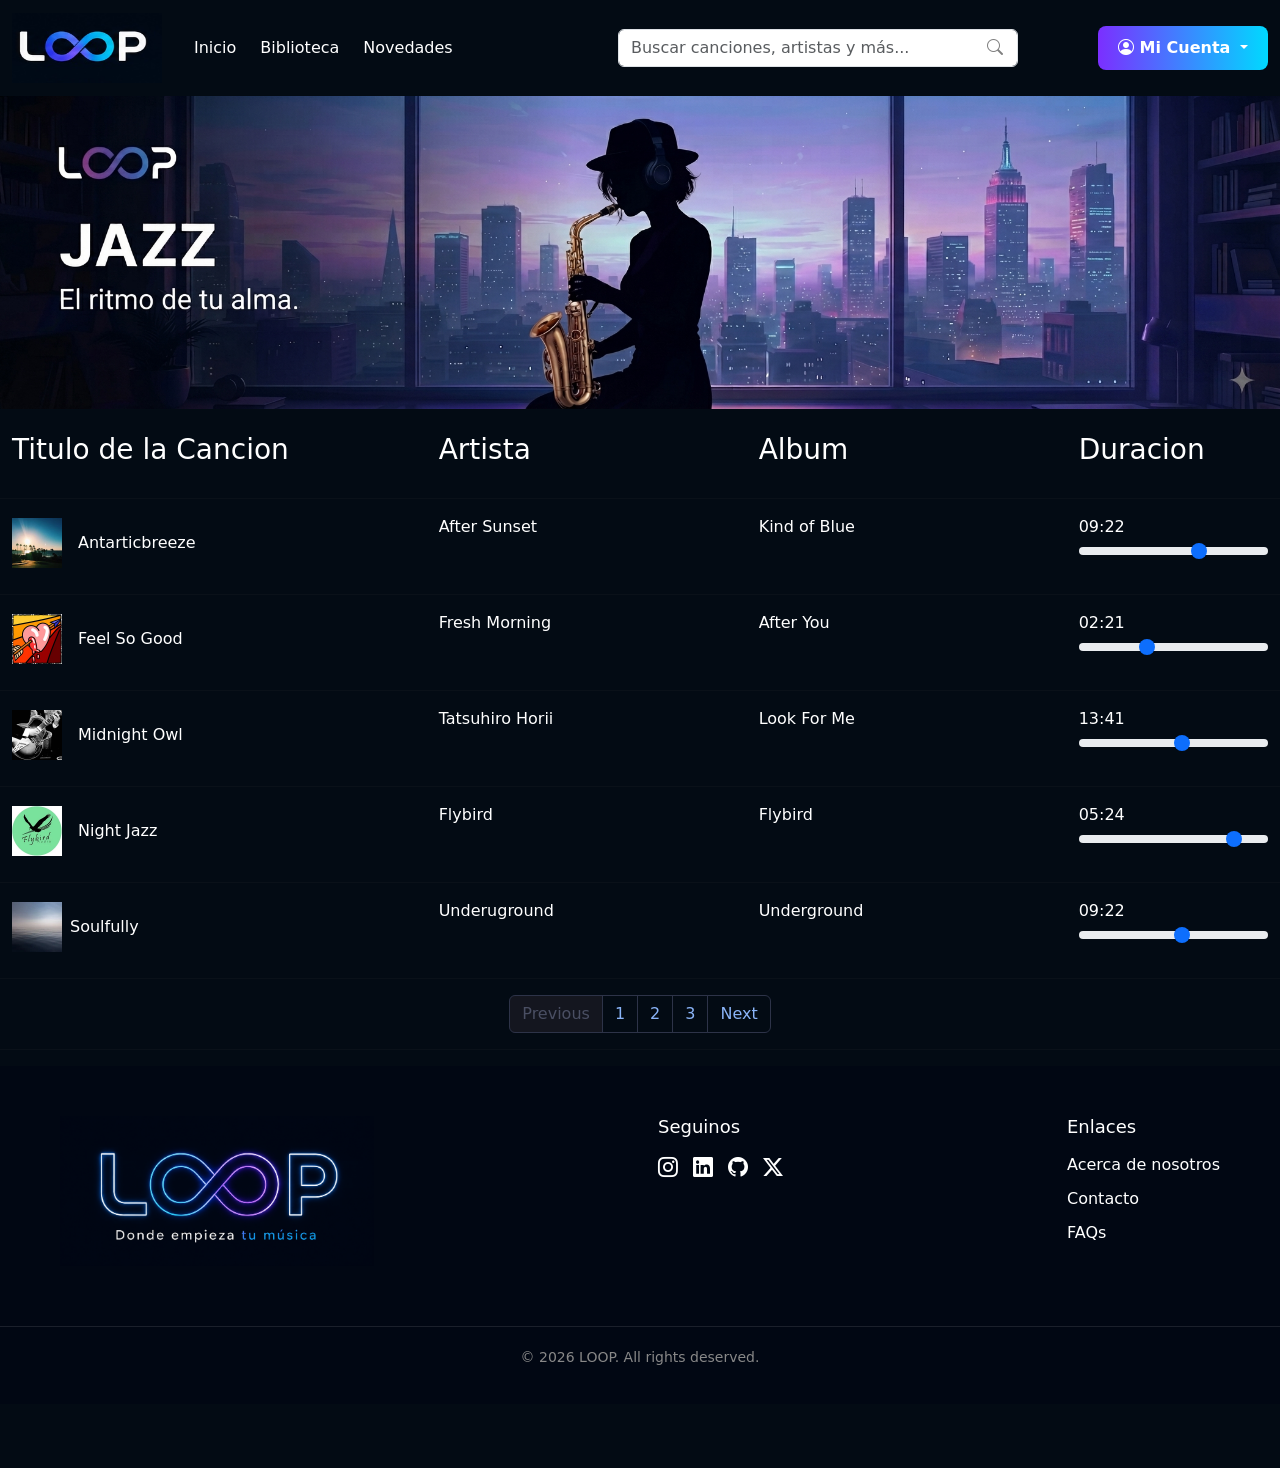
<file: pages/categorias/categoria_jazz/jazz.html>
<!DOCTYPE html>
<html lang="en">
<head>
    <meta charset="UTF-8">
    <meta name="viewport" content="width=device-width, initial-scale=1.0">
    <title>Jazz</title>
    <link rel="preconnect" href="https://fonts.googleapis.com">
    <link rel="preconnect" href="https://fonts.gstatic.com" crossorigin>
    <link href="https://fonts.googleapis.com/css2?family=Poppins:ital,wght@0,100;0,200;0,300;0,400;0,500;0,600;0,700;0,800;0,900;1,100;1,200;1,300;1,400;1,500;1,600;1,700;1,800;1,900&display=swap" rel="stylesheet">
    <link href="https://cdn.jsdelivr.net/npm/bootstrap@5.3.8/dist/css/bootstrap.min.css" rel="stylesheet" integrity="sha384-sRIl4kxILFvY47J16cr9ZwB07vP4J8+LH7qKQnuqkuIAvNWLzeN8tE5YBujZqJLB" crossorigin="anonymous">
    <link rel="stylesheet" href="https://cdn.jsdelivr.net/npm/bootstrap-icons@1.11.3/font/bootstrap-icons.min.css">
    <link rel="stylesheet" href="./jazz.css">

</head>
<body>
 <nav class="navbar navbar-expand-lg">
      <div class="container-fluid">
        <a class="navbar-brand" href="/index.html">
          <img
            src="/assets/images/03_logo_sin_slogan.png"
            alt="LOOP"
            width="150"
            height="70"
          />
        </a>
        <button
          class="navbar-toggler text-center"
          type="button"
          data-bs-toggle="collapse"
          data-bs-target="#navbarTogglerDemo02"
          aria-controls="navbarTogglerDemo02"
          aria-expanded="false"
          aria-label="Toggle navigation"
        >
          <span class="navbar-toggler-icon"></span>
        </button>
        <div class="collapse navbar-collapse" id="navbarTogglerDemo02">
        
            <ul class="navbar-nav me-auto mb-2 mb-lg-0 ">
              <li class="nav-item">
                  <a class="nav-link" href="/pages/inicio/inicio.html">
                      <i class="me-2"></i>Inicio
                  </a>
              </li>
              <li class="nav-item">
                  <a class="nav-link" href="/pages/error404/404.html">
                      <i class="me-2"></i>Biblioteca
                  </a>
              </li>
              <li class="nav-item">
                  <a class="nav-link" href="/pages/error404/404.html">
                      <i class="me-2"></i>Novedades
                  </a>
              </li>
            </ul>
            <form class="d-flex  ms-auto" role="search">
              <div class="search-box">
                <i class="bi bi-search"></i>
                <input
                  class="form-control"
                  type="search"
                  placeholder="Buscar canciones, artistas y más..."
                  aria-label="Search"
                />
              </div>
            </form>


                     
                <div>
                    <button type="button" class="btn-suscribite dropdown-toggle" data-bs-toggle="dropdown" aria-expanded="false">
                    <i class="bi bi-person-circle"></i>
                    Mi Cuenta
                    </button>
                     <ul class="dropdown-menu dropdown-menu-end">
                        <li><button class="dropdown-item" type="button">
                        <i class="bi bi-person-gear"></i>
                        Mi perfil
                        </button></li>
                        <li><button class="dropdown-item" type="button">
                        <i class="bi bi-gear"></i>
                            Ajustes
                        </button></li>
                        <li><a href="/index.html" class="dropdown-item" type="button">
                        <i class="bi bi-power"></i>
                            Cerrar sesión
                        </a></li>
                    </ul>
                </div>  
        
        </div>
      </div>
    </nav>

    <section class="hero-categoria">
      
        <picture>
            <source media="(max-width: 768px)" srcset="/assets/images/jazzcel.jpg">
    
            <img 
                src="/assets/images/jazzpcbanner.jpg" 
                class="img-fluid w-100">            
        </picture>
    </section>

    <div class="container-fluid">
      <div class="row mt-4 mb-4">
       
        <div class="col-md-4">
          <h3 class="titulo-jazz">Titulo de la Cancion</h3>         

        </div>
        <div class="col-md-3">
          <h3 class="titulo-jazz">Artista</h3>         
           
        </div>

      <div class="col-md-3 d-none d-md-block ">
          <h3 class="titulo-jazz">Album</h3>         
           
        </div>
        <div class="col-md-2 d-none d-md-block">
          <h3 class="titulo-jazz">Duracion</h3>         
           
        </div>
      </div>
    </div>
    <hr>
    <div class="container-fluid mb-4">
        <div class="row row-hover"> 
             <div class="col-md-4 d-flex align-items-center gap-3"> 
                   <img src="/assets/audio/Jazz/Antarticbreeze - After Sunset.jpg" alt="disco jazz" width="50"> 
                        <span>Antarticbreeze</span> 
               </div> 
             <div class="col-md-3"><span>After Sunset</span></div> 
             <div class="col-md-3 d-none d-md-block"><span>Kind of Blue</span></div> 
              <div class="col-md-2 d-none d-md-block"><span>09:22</span>
                 <input type="range" class="form-range" min="0" max="09:22" value="65" >
            </div> 
        </div>
    </div>
    <hr>
    <div class="container-fluid mb-4">
        <div class="row row-hover"> 
             <div class="col-md-4 d-flex align-items-center gap-3"> 
                   <img src="/assets/audio/Jazz/Feel So Good - Fresh Morning.jpg" alt="disco jazz" width="50"> 
                        <span>Feel So Good</span> 
               </div> 
             <div class="col-md-3"><span>Fresh Morning</span></div> 
             <div class="col-md-3 d-none d-md-block"><span>After You</span></div> 
              <div class="col-md-2 d-none d-md-block"><span>02:21</span>
                 <input type="range" class="form-range" min="0" max="02:21" value="35" >
            </div> 
        </div>
    </div>
    <hr>
    <div class="container-fluid mb-4">
        <div class="row row-hover "> 
             <div class="col-md-4 d-flex align-items-center gap-3"> 
                   <img src="/assets/audio/Jazz/Midnight Owl - Tatsuhiro Horii.jpeg" alt="disco jazz" width="50"> 
                        <span>Midnight Owl</span> 
               </div> 
             <div class="col-md-3"><span>Tatsuhiro Horii</span></div> 
             <div class="col-md-3 d-none d-md-block"><span>Look For Me</span></div> 
              <div class="col-md-2 d-none d-md-block"><span>13:41</span>
                <input type="range" class="form-range" min="0" max="13:41" value="55" >
            </div> 
        </div>
    </div>
    <hr>
    
<div class="container-fluid mb-4">
        <div class="row row-hover "> 
             <div class="col-md-4 d-flex align-items-center gap-3"> 
                   <img src="/assets/audio/Jazz/Night Jazz - Flybird.jpg" alt="disco jazz" width="50"> 
                        <span>Night Jazz</span>
              </div>
             <div class="col-md-3"><span>Flybird</span></div> 
             <div class="col-md-3 d-none d-md-block"><span>Flybird</span></div> 
              <div class="col-md-2 d-none d-md-block"><span>05:24</span>
                <input type="range" class="form-range" min="0" max="05:24" value="85" >
            </div> 
        </div>
    </div>
    <hr>
<div class="container-fluid mb-4">
        <div class="row row-hover"> 
             <div class="col-md-4 d-flex align-items-center gap-2"> 
                   <img src="/assets/audio/Jazz/Soulfully - Undruground.jpeg" alt="disco jazz" width="50"> 
                        <span>Soulfully</span> 
               </div> 
             <div class="col-md-3"><span>Underuground</span></div> 
             <div class="col-md-3 d-none d-md-block"><span>Underground</span></div> 
              <div class="col-md-2 d-none d-md-block"><span>09:22</span>
                <input type="range" class="form-range" min="0" max="09:22" value="55" >
            </div> 
        </div>
    </div>
    <hr>
    <nav aria-label="Page navigation jazz">
  <ul class="pagination justify-content-center">
    <li class="page-item disabled">
      <a class="page-link">Previous</a>
    </li>
    <li class="page-item"><a class="page-link" href="#">1</a></li>
    <li class="page-item"><a class="page-link" href="#">2</a></li>
    <li class="page-item"><a class="page-link" href="#">3</a></li>
    <li class="page-item">
      <a class="page-link" href="#">Next</a>
    </li>
  </ul>
</nav>
    <hr>
 <footer class="siteFooter">
    <div class="footerContent ">
        <div class="footerColumn">
            <a href="">
                <img src="/assets/images/logo-footer.png" alt="">
            </a>
        </div>
        
        
        <div class="footerColumn">
            <h4>Seguinos</h4>
            <div class="socialIcons">
                <a href="https://www.instagram.com/">
                    <i class="bi bi-instagram"></i>
                </a>
                <a href="www.linkedin.com/in/">
                    <i class="bi bi-linkedin"></i>
                </a>
                <a href="https://github.com/">
                    <i class="bi bi-github"></i>
                </a>
                <a href="https://x.com/">
                    <i class="bi bi-twitter-x"></i>
                </a>
            </div>
        </div>
        <div class="footerColumn">
            <h4>Enlaces</h4>
            <div class="d-flex flex-column justify-content-center">
                <a href="/pages/nosotros/nosotros.html">Acerca de nosotros</a>
                <a href="/pages/contacto/contacto.html">Contacto</a>
                <a href="/pages/error404/404.html">FAQs</a>
            </div>
        </div>

    </div>

    <div class="footerBottom">
        <p>&copy; 2026 LOOP. All rights deserved.</p>
    </div>
</footer>



    <script src="https://cdn.jsdelivr.net/npm/bootstrap@5.3.8/dist/js/bootstrap.bundle.min.js" integrity="sha384-FKyoEForCGlyvwx9Hj09JcYn3nv7wiPVlz7YYwJrWVcXK/BmnVDxM+D2scQbITxI" crossorigin="anonymous"></script>

</body>
</html>
</file>
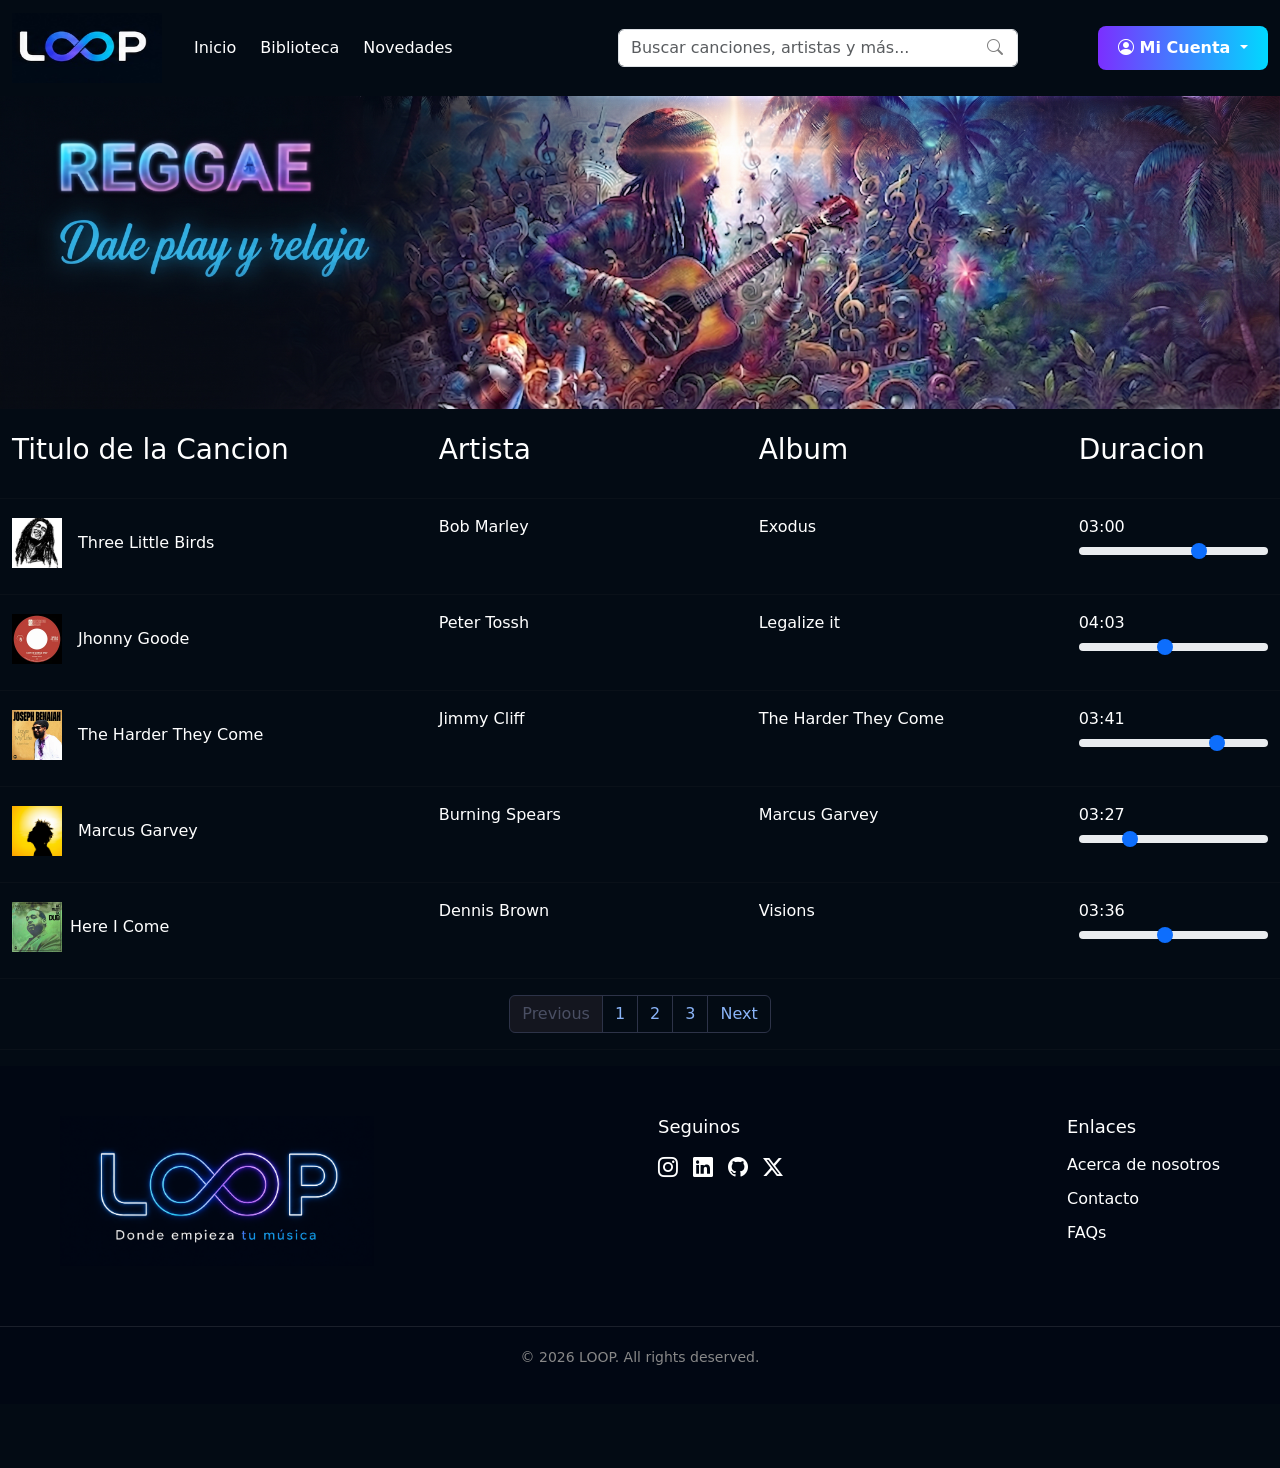
<file: pages/categorias/categoria_reggae/reggae.html>
<!DOCTYPE html>
<html lang="en">

<head>
    <meta charset="UTF-8">
    <meta name="viewport" content="width=device-width, initial-scale=1.0">
    <link rel="preconnect" href="https://fonts.googleapis.com">
    <link rel="preconnect" href="https://fonts.gstatic.com" crossorigin>
    <link
        href="https://fonts.googleapis.com/css2?family=Poppins:ital,wght@0,100;0,200;0,300;0,400;0,500;0,600;0,700;0,800;0,900;1,100;1,200;1,300;1,400;1,500;1,600;1,700;1,800;1,900&display=swap"
        rel="stylesheet">
        <link rel="stylesheet" href="https://cdn.jsdelivr.net/npm/bootstrap-icons@1.11.3/font/bootstrap-icons.min.css">
        <link href="https://cdn.jsdelivr.net/npm/bootstrap@5.3.8/dist/css/bootstrap.min.css" rel="stylesheet"
        integrity="sha384-sRIl4kxILFvY47J16cr9ZwB07vP4J8+LH7qKQnuqkuIAvNWLzeN8tE5YBujZqJLB" crossorigin="anonymous">
        <link rel="stylesheet" href="../categoria_reggae/reggae.css">
    <title>Reggae</title>

</head>

<body>
    <nav class="navbar navbar-expand-lg ">
        <div class="container-fluid">
            <a class="navbar-brand" href="/index.html">
                <img src="/assets/images/03_logo_sin_slogan.png" alt="LOOP" width="150" height="70" />
            </a>
            <button class="navbar-toggler text-center" type="button" data-bs-toggle="collapse"
                data-bs-target="#navbarTogglerDemo02" aria-controls="navbarTogglerDemo02" aria-expanded="false"
                aria-label="Toggle navigation">
                <span class="navbar-toggler-icon"></span>
            </button>
            <div class="collapse navbar-collapse" id="navbarTogglerDemo02">

                <ul class="navbar-nav me-auto mb-2 mb-lg-0 ">
                    <li class="nav-item">
                        <a class="nav-link" href="/pages/inicio/inicio.html">
                            <i class="me-2"></i>Inicio
                        </a>
                    </li>
                    <li class="nav-item">
                        <a class="nav-link" href="/pages/suscripcion/suscripcion.html">
                            <i class="me-2"></i>Biblioteca
                        </a>
                    </li>
                    <li class="nav-item">
                        <a class="nav-link" href="/pages/error404/404.html">
                            <i class="me-2"></i>Novedades
                        </a>
                    </li>
                </ul>
                <form class="d-flex  ms-auto" role="search">
                    <div class="search-box">
                        <i class="bi bi-search"></i>
                        <input class="form-control" type="search" placeholder="Buscar canciones, artistas y más..."
                            aria-label="Search" />
                    </div>
                </form>

                

                <div>
                    <button type="button" class="btn-suscribite dropdown-toggle" data-bs-toggle="dropdown"
                        aria-expanded="false">
                        <i class="bi bi-person-circle"></i>
                        Mi Cuenta
                    </button>
                    <ul class="dropdown-menu dropdown-menu-end">
                        <li><button class="dropdown-item" type="button">
                                <i class="bi bi-person-gear"></i>
                                Mi perfil
                            </button></li>
                        <li><button class="dropdown-item" type="button">
                                <i class="bi bi-gear"></i>
                                Ajustes
                            </button></li>
                        <li><a href="/index.html" class="dropdown-item" type="button">
                                <i class="bi bi-power"></i>
                                Cerrar sesión
                            </a></li>
                    </ul>
                </div>

            </div>
        </div>
    </nav>

    <section class="hero-categoria">

        <picture>
            <source media="(max-width: 768px)" srcset="/assets/images/reggaecel.jpg">

            <img src="/assets/images/bannerreggae.jpg" class="img-fluid w-100">
        </picture>
    </section>

    <div class="container-fluid">
        <div class="row mt-4 mb-4">

            <div class="col-md-4">
                <h3 class="titulo-jazz">Titulo de la Cancion</h3>

            </div>
            <div class="col-md-3">
                <h3 class="titulo-jazz">Artista</h3>

            </div>

            <div class="col-md-3 d-none d-md-block ">
                <h3 class="titulo-jazz">Album</h3>

            </div>
            <div class="col-md-2 d-none d-md-block">
                <h3 class="titulo-jazz">Duracion</h3>

            </div>
        </div>
    </div>
    <hr>
    <div class="container-fluid mb-4">
        <div class="row row-hover">
            <div class="col-md-4 d-flex align-items-center gap-3">
                <img src="/assets/audio/Reggae/reggae1.1.png" alt="disco reggae"
                    width="50">
                <span>Three Little Birds</span>
            </div>
            <div class="col-md-3"><span>Bob Marley</span></div>
            <div class="col-md-3 d-none d-md-block"><span>Exodus</span></div>
            <div class="col-md-2 d-none d-md-block"><span>03:00</span>
                 <input type="range" class="form-range" min="0" max="03:00" value="65" >
            </div>
        </div>
    </div>
    <hr>
    <div class="container-fluid mb-4">
        <div class="row row-hover">
            <div class="col-md-4 d-flex align-items-center gap-3">
                <img src="/assets/audio/Reggae/Love Is Gonna Stay - Rupert Asher.png" alt="disco reggae" width="50">
                <span>Jhonny Goode</span>
            </div>
            <div class="col-md-3"><span>Peter Tossh</span></div>
            <div class="col-md-3 d-none d-md-block"><span>Legalize it</span></div>
            <div class="col-md-2 d-none d-md-block"><span>04:03</span>
             <input type="range" class="form-range" min="0" max="04:03" value="45" >
            </div>
        </div>
    </div>
    <hr>
    <div class="container-fluid mb-4">
        <div class="row row-hover ">
            <div class="col-md-4 d-flex align-items-center gap-3">
                <img src="/assets/audio/Reggae/Love Of My Life - Joseph Benaiah.png" alt="disco reggae" width="50">
                <span>The Harder They Come</span>
            </div>
            <div class="col-md-3"><span> Jimmy Cliff</span></div>
            <div class="col-md-3 d-none d-md-block"><span>The Harder They Come</span></div>
            <div class="col-md-2 d-none d-md-block"><span>03:41</span>
                 <input type="range" class="form-range" min="0" max="03:41" value="75" >
            </div>
        </div>
    </div>
    <hr>

    <div class="container-fluid mb-4">
        <div class="row row-hover ">
            <div class="col-md-4 d-flex align-items-center gap-3">
                <img src="/assets/audio/Reggae/reggae5.png" alt="disco reggae" width="50">
                <span>Marcus Garvey</span>
            </div>
            <div class="col-md-3"><span>Burning Spears</span></div>
            <div class="col-md-3 d-none d-md-block"><span>Marcus Garvey</span></div>
            <div class="col-md-2 d-none d-md-block"><span>03:27</span>
                 <input type="range" class="form-range" min="0" max="03:27" value="25" >
            </div>
        </div>
    </div>
    <hr>
    <div class="container-fluid mb-4">
        <div class="row row-hover">
            <div class="col-md-4 d-flex align-items-center gap-2">
                <img src="/assets/audio/Reggae/We Must Be Dub - Tony Greene.png" alt="disco reggae" width="50">
                <span>Here I Come</span>
            </div>
            <div class="col-md-3"><span>Dennis Brown</span></div>
            <div class="col-md-3 d-none d-md-block"><span>Visions</span></div>
            <div class="col-md-2 d-none d-md-block"><span>03:36</span>
                 <input type="range" class="form-range" min="0" max="03:36" value="45" >
            </div>
        </div>
    </div>
    <hr>
    <nav aria-label="Page navigation reggae">
        <ul class="pagination justify-content-center">
            <li class="page-item disabled">
                <a class="page-link">Previous</a>
            </li>
            <li class="page-item"><a class="page-link" href="#">1</a></li>
            <li class="page-item"><a class="page-link" href="#">2</a></li>
            <li class="page-item"><a class="page-link" href="#">3</a></li>
            <li class="page-item">
                <a class="page-link" href="#">Next</a>
            </li>
        </ul>
    </nav>
    <hr>
    <footer class="siteFooter">
        <div class="footerContent ">
            <div class="footerColumn">
                <a href="">
                    <img src="/assets/images/logo-footer.png" alt="">
                </a>
            </div>


            <div class="footerColumn">
                <h4>Seguinos</h4>
                <div class="socialIcons">
                    <a href="https://www.instagram.com/">
                        <i class="bi bi-instagram"></i>
                    </a>
                    <a href="www.linkedin.com/in/">
                        <i class="bi bi-linkedin"></i>
                    </a>
                    <a href="https://github.com/">
                        <i class="bi bi-github"></i>
                    </a>
                    <a href="https://x.com/">
                        <i class="bi bi-twitter-x"></i>
                    </a>
                </div>
            </div>
            <div class="footerColumn">
                <h4>Enlaces</h4>
                <div class="d-flex flex-column justify-content-center">
                    <a href="/pages/nosotros/nosotros.html">Acerca de nosotros</a>
                    <a href="/pages/contacto/contacto.html">Contacto</a>
                    <a href="/pages/error404/404.html">FAQs</a>
                </div>
            </div>

        </div>

        <div class="footerBottom">
            <p>&copy; 2026 LOOP. All rights deserved.</p>
        </div>
    </footer>


    <script src="https://cdn.jsdelivr.net/npm/bootstrap@5.3.8/dist/js/bootstrap.bundle.min.js"
        integrity="sha384-FKyoEForCGlyvwx9Hj09JcYn3nv7wiPVlz7YYwJrWVcXK/BmnVDxM+D2scQbITxI"
        crossorigin="anonymous"></script>

</body>

</html>
</file>
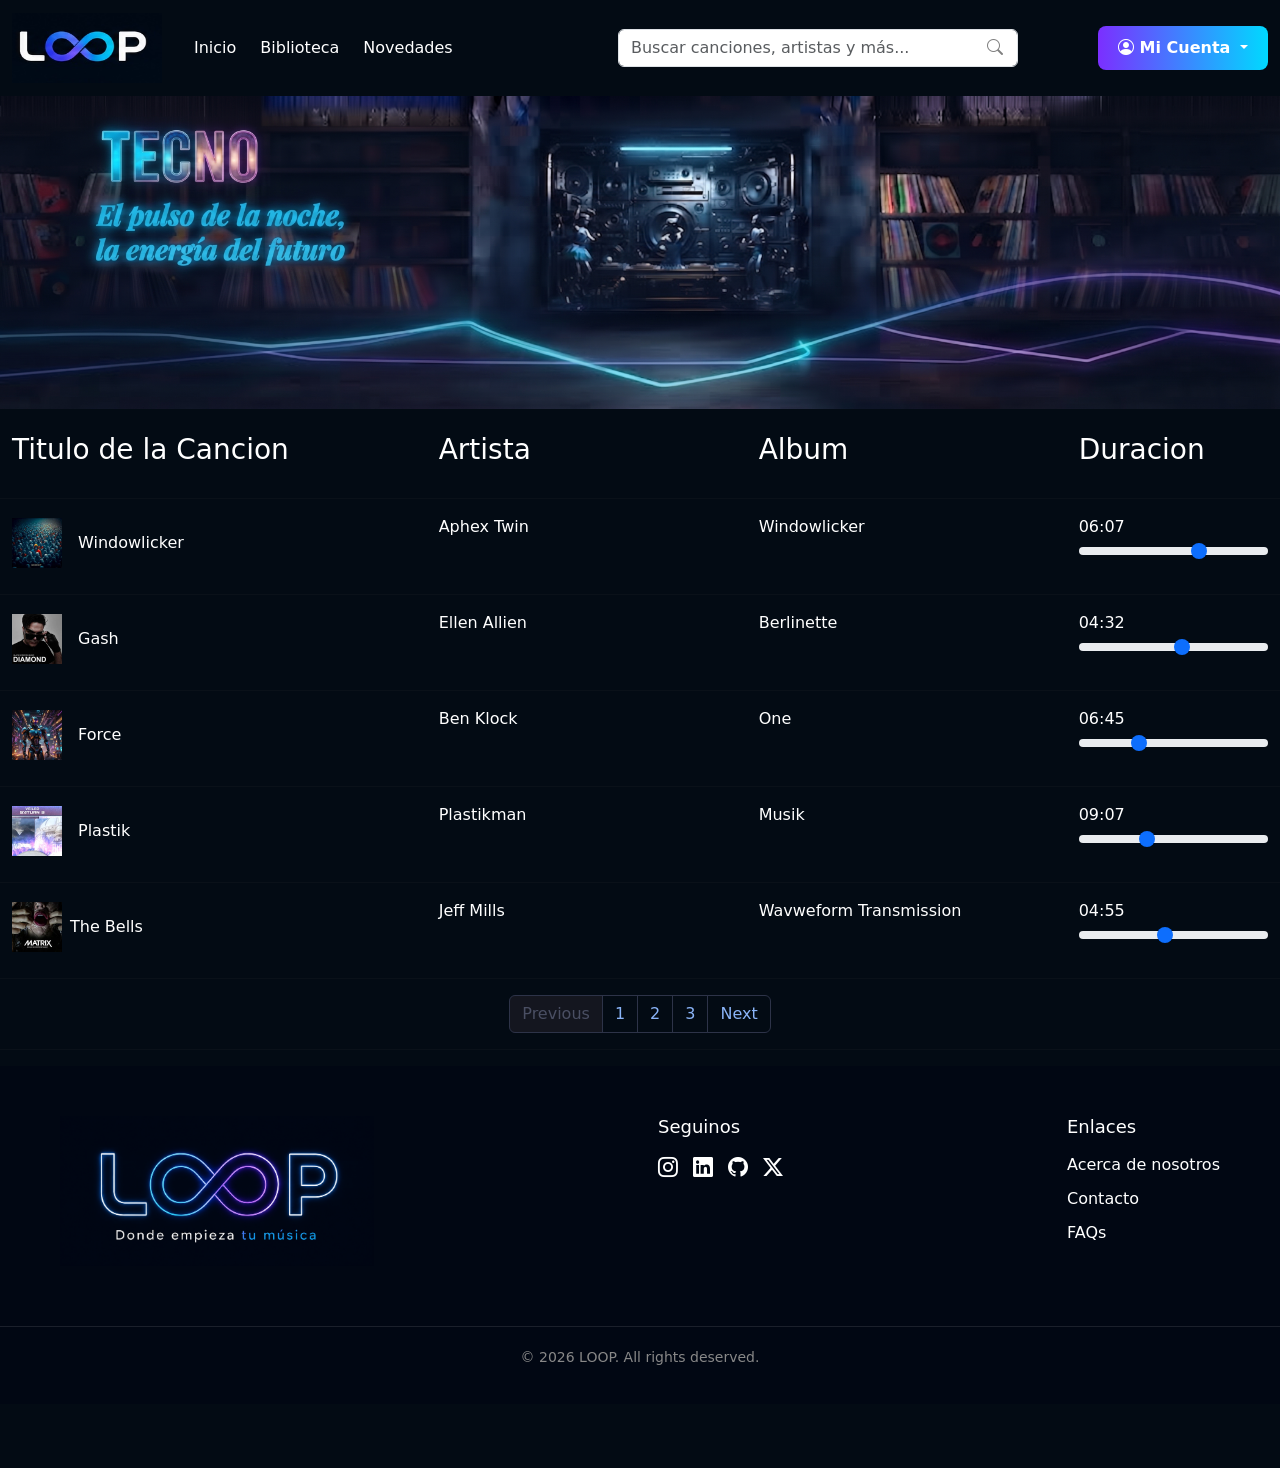
<file: pages/categorias/categoria_tecno/tecno.html>
<!DOCTYPE html>
<html lang="en">
<head>
    
    <meta charset="UTF-8">
    <meta name="viewport" content="width=device-width, initial-scale=1.0">
    <link rel="preconnect" href="https://fonts.googleapis.com">
    <link rel="preconnect" href="https://fonts.gstatic.com" crossorigin>
    <link
        href="https://fonts.googleapis.com/css2?family=Poppins:ital,wght@0,100;0,200;0,300;0,400;0,500;0,600;0,700;0,800;0,900;1,100;1,200;1,300;1,400;1,500;1,600;1,700;1,800;1,900&display=swap"
        rel="stylesheet">
    <link rel="stylesheet" href="https://cdn.jsdelivr.net/npm/bootstrap-icons@1.11.3/font/bootstrap-icons.min.css">
    <link href="https://cdn.jsdelivr.net/npm/bootstrap@5.3.8/dist/css/bootstrap.min.css" rel="stylesheet"
        integrity="sha384-sRIl4kxILFvY47J16cr9ZwB07vP4J8+LH7qKQnuqkuIAvNWLzeN8tE5YBujZqJLB" crossorigin="anonymous">
    <link rel="stylesheet" href="../categoria_tecno/tecno.css">
    <title>Tecno</title>

</head>

<body>
    <nav class="navbar navbar-expand-lg ">
        <div class="container-fluid">
            <a class="navbar-brand" href="/index.html">
                <img src="/assets/images/03_logo_sin_slogan.png" alt="LOOP" width="150" height="70" />
            </a>
            <button class="navbar-toggler text-center" type="button" data-bs-toggle="collapse"
                data-bs-target="#navbarTogglerDemo02" aria-controls="navbarTogglerDemo02" aria-expanded="false"
                aria-label="Toggle navigation">
                <span class="navbar-toggler-icon"></span>
            </button>
            <div class="collapse navbar-collapse" id="navbarTogglerDemo02">

                <ul class="navbar-nav me-auto mb-2 mb-lg-0 ">
                    <li class="nav-item">
                        <a class="nav-link" href="/pages/inicio/inicio.html">
                            <i class="me-2"></i>Inicio
                        </a>
                    </li>
                    <li class="nav-item">
                        <a class="nav-link" href="/pages/error404/404.html">
                            <i class="me-2"></i>Biblioteca
                        </a>
                    </li>
                    <li class="nav-item">
                        <a class="nav-link" href="/pages/error404/404.html">
                            <i class="me-2"></i>Novedades
                        </a>
                    </li>
                </ul>
                <form class="d-flex  ms-auto" role="search">
                    <div class="search-box">
                        <i class="bi bi-search"></i>
                        <input class="form-control" type="search" placeholder="Buscar canciones, artistas y más..."
                            aria-label="Search" />
                    </div>
                </form>

                

                <div>
                    <button type="button" class="btn-suscribite dropdown-toggle" data-bs-toggle="dropdown"
                        aria-expanded="false">
                        <i class="bi bi-person-circle"></i>
                        Mi Cuenta
                    </button>
                    <ul class="dropdown-menu dropdown-menu-end">
                        <li><button class="dropdown-item" type="button">
                                <i class="bi bi-person-gear"></i>
                                Mi perfil
                            </button></li>
                        <li><button class="dropdown-item" type="button">
                                <i class="bi bi-gear"></i>
                                Ajustes
                            </button></li>
                        <li><a href="/index.html" class="dropdown-item" type="button">
                                <i class="bi bi-power"></i>
                                Cerrar sesión
                            </a></li>
                    </ul>
                </div>

            </div>
        </div>
    </nav>

    <section class="hero-categoria">

        <picture>
            <source media="(max-width: 768px)" srcset="/assets/images/tecnocel.jpg">

            <img src="/assets/images/bannertecno.jpg" class="img-fluid w-100">
        </picture>
    </section>

    <div class="container-fluid">
        <div class="row mt-4 mb-4">

            <div class="col-md-4">
                <h3 class="titulo-disco">Titulo de la Cancion</h3>

            </div>
            <div class="col-md-3">
                <h3 class="titulo-disco">Artista</h3>

            </div>

            <div class="col-md-3 d-none d-md-block ">
                <h3 class="titulo-disco">Album</h3>

            </div>
            <div class="col-md-2 d-none d-md-block">
                <h3 class="titulo-disco">Duracion</h3>

            </div>
        </div>
    </div>
    <hr>
    <div class="container-fluid mb-4">
        <div class="row row-hover">
            <div class="col-md-4 d-flex align-items-center gap-3">
                <img src="/assets/audio/Tecno/Be And Obey - Rockot.jpg" alt="disco tecno" width="50">
                <span>Windowlicker</span>
            </div>
            <div class="col-md-3"><span>Aphex Twin</span></div>
            <div class="col-md-3 d-none d-md-block"><span>Windowlicker</span></div>
            <div class="col-md-2 d-none d-md-block"><span>06:07</span>
                <input type="range" class="form-range" min="0" max="06:07" value="65" >
            </div>
        </div>
    </div>
    <hr>
    <div class="container-fluid mb-4">
        <div class="row row-hover">
            <div class="col-md-4 d-flex align-items-center gap-3">
                <img src="/assets/audio/Tecno/Diamond - Black Scorpion Music.jpg" alt="disco tecno" width="50">
                <span>Gash</span>
            </div>
            <div class="col-md-3"><span>Ellen Allien</span></div>
            <div class="col-md-3 d-none d-md-block"><span>Berlinette</span></div>
            <div class="col-md-2 d-none d-md-block"><span>04:32</span>
                <input type="range" class="form-range" min="0" max="04:32" value="55" >
            </div>

        </div>
    </div>
    <hr>
    <div class="container-fluid mb-4">
        <div class="row row-hover ">
            <div class="col-md-4 d-flex align-items-center gap-3">
                <img src="/assets/audio/Tecno/Magnetic - Echoroom.jpg" alt="disco tecno" width="50">
                <span>Force</span>
            </div>
            <div class="col-md-3"><span>Ben Klock</span></div>
            <div class="col-md-3 d-none d-md-block"><span>One</span></div>
            <div class="col-md-2 d-none d-md-block"><span>06:45</span>
                <input type="range" class="form-range" min="0" max="06:45" value="30" >
            </div>


        </div>
    </div>
    <hr>

    <div class="container-fluid mb-4">
        <div class="row row-hover ">
            <div class="col-md-4 d-flex align-items-center gap-3">
                <img src="/assets/audio/Tecno/MDDT - Saturn 3.png" alt="disco tecno" width="50">
                <span>Plastik</span>
            </div>
            <div class="col-md-3"><span>Plastikman</span></div>
            <div class="col-md-3 d-none d-md-block"><span>Musik</span></div>
            <div class="col-md-2 d-none d-md-block"><span>09:07</span>
                <input type="range" class="form-range" min="0" max="09:07" value="35" >
               
            </div>
        </div>
    </div>
    <hr>
    <div class="container-fluid mb-4">
        <div class="row row-hover">
            <div class="col-md-4 d-flex align-items-center gap-2">
                <img src="/assets/audio/Tecno/Matrix - Black Scorpion Music.jpg" alt="disco tecno" width="50">
                <span>The Bells</span>
            </div>
            <div class="col-md-3"><span>Jeff Mills</span></div>
            <div class="col-md-3 d-none d-md-block"><span>Wavweform Transmission</span></div>
            <div class="col-md-2 d-none d-md-block"><span>04:55</span>
                <input type="range" class="form-range" min="0" max="04:55" value="45" >
            </div>

        </div>
    </div>
    <hr>
    <nav aria-label="Page navigation disco">
        <ul class="pagination justify-content-center">
            <li class="page-item disabled">
                <a class="page-link">Previous</a>
            </li>
            <li class="page-item"><a class="page-link" href="#">1</a></li>
            <li class="page-item"><a class="page-link" href="#">2</a></li>
            <li class="page-item"><a class="page-link" href="#">3</a></li>
            <li class="page-item">
                <a class="page-link" href="#">Next</a>
            </li>
        </ul>
    </nav>
    <hr>
    <footer class="siteFooter">
        <div class="footerContent ">
            <div class="footerColumn">
                <a href="">
                    <img src="/assets/images/logo-footer.png" alt="">
                </a>
            </div>


            <div class="footerColumn">
                <h4>Seguinos</h4>
                <div class="socialIcons">
                    <a href="https://www.instagram.com/">
                        <i class="bi bi-instagram"></i>
                    </a>
                    <a href="www.linkedin.com/in/">
                        <i class="bi bi-linkedin"></i>
                    </a>
                    <a href="https://github.com/">
                        <i class="bi bi-github"></i>
                    </a>
                    <a href="https://x.com/">
                        <i class="bi bi-twitter-x"></i>
                    </a>
                </div>
            </div>
            <div class="footerColumn">
                <h4>Enlaces</h4>
                <div class="d-flex flex-column justify-content-center">
                    <a href="/pages/nosotros/nosotros.html">Acerca de nosotros</a>
                    <a href="/pages/contacto/contacto.html">Contacto</a>
                    <a href="/pages/error404/404.html">FAQs</a>
                </div>
            </div>

        </div>

        <div class="footerBottom">
            <p>&copy; 2026 LOOP. All rights deserved.</p>
        </div>
    </footer>


    
<body>
    


    <script src="https://cdn.jsdelivr.net/npm/bootstrap@5.3.8/dist/js/bootstrap.bundle.min.js" integrity="sha384-FKyoEForCGlyvwx9Hj09JcYn3nv7wiPVlz7YYwJrWVcXK/BmnVDxM+D2scQbITxI" crossorigin="anonymous"></script>

</body>
</html>
</file>
<file: css/index.css>
:root{
    --color-fondo: #030b14; /* Fondo general / Navbar */
    --color-primario: #1E3A8A; /* Boton principal */
    --color-secundario: #00B4DB; /* Hovers */
    --color-detalle: #7B61FF; /* Elementos destacados */
    --color-blanco: #FFFFFF;  /* Texto principal */
    --color-metadata: #8D99AE; /* Texto secundario, descripciones, fechas */
    --color-cards: #13243A; /* Cards / Secciones */
}

*{
    padding: 0;
    margin: 0;
    box-sizing: border-box;
}

body{
    background-color: #030b14;
}

.navbar{
    background-color: var(--color-fondo);
    position: sticky;
    top: 0;
    z-index: 1030;
}

@media (max-width: 991.98px) {
  
  .navbar-collapse.show {
    display: flex !important;
    flex-direction: column;
    align-items: center;
    gap: 1rem;
    padding: 1rem 0;
  }

  
  .navbar-nav {
    align-items: center;
    gap: .5rem;
    margin: 0 !important; 
  }

  .navbar-collapse.show form,
  .navbar-collapse.show .navbar1,
  .navbar-collapse.show .btn-suscribite {
    width: 280px;
    max-width: 90%;      
    margin: 0 !important; 
  }

 
  .navbar-collapse.show .search-box,
  .navbar-collapse.show .search-box input {
    width: 280px;
    box-sizing: border-box;
  }
}



.nav-link{
    color: var(--color-blanco);
}
.navbar1{
    margin-right: 25px;
    color: #FFFFFF;
}
.navbar1:hover{
    color: var(--color-secundario)
}

@media (max-width: 991.98px) {
    .navbar1{
        display: block;
        box-sizing: border-box;
        width: 30%;
        text-align: center;
        padding: 8px 16px;
        border: 1px solid #7b61ff;
        border-radius: 6px;
    }
}

.search-box{
    position: relative;
    width: 400px;
    margin-right: 80px;
}

.search-box input{
    padding-right: 40px; 
}

.search-box i{
    position: absolute;
    right: 15px;   
    top: 50%;
    transform: translateY(-50%);
    color: gray;
    pointer-events: none;
}

.button{
    margin-left: 25px;
    margin-right: 25px;
}

.btn-suscribite{
    background-image: linear-gradient(to right, #7b2fff, #00d9ff);
    color: var(--color-blanco);
    border: none;
    border-radius: 8px;
    padding: 10px 20px;
    font-weight: 600;
    text-decoration: none;
}


@media (max-width: 991.98px) {
    .btn-suscribite{
        width: 30%;
    }
}


.btn-suscribite:hover{
    transform: translateY(-2px);
    box-shadow: 0 5px 15px rgba(123, 47, 255, 0.4);
}

.carousel img{
    width: 100%;
    /* height: 350px; */
    aspect-ratio: 16 / 4;
    object-fit: cover;
    object-position: center;
}
@media (max-width: 576px){
    .carousel img { aspect-ratio: 3 / 6;}
}

.generos{
    max-width: 1200px;
    margin: 0 auto;
    padding: 40px 20px;
}

.gen-titulo{
    color: #FFFFFF;
    font-size: 22px;
    margin-bottom: 20px;
}

.gen-grid{
    display: grid;
    grid-template-columns: repeat(4, 1fr);
    gap: 20px;
}

.gen-card{
    display: block;
    position: relative;
    height: 80px;
    border-radius: 10px;
    overflow: hidden;
    color: var(--color-blanco);
    text-decoration: none;
    font-weight: 600;
    font-size: 18px;
    padding: 0 20px;
    display: flex;
    align-items: center;
    justify-content: center;
    gap: 12px;
    transition: transform 0.2s ease;
}

.gen-card:hover{
    transform: scale(1.02);
    color: var(--color-blanco);
}

.gen-icon{
    font-size: 22px;
}

.gen-reggae{
    background: linear-gradient(to right, #1b5e20, #2e7d32);
}
.gen-jazz{
    background: linear-gradient(to right, #4a148c, #7b61ff);
}
.gen-tecno{
    background: linear-gradient(to right, #0d1b2a, #1e3a8a);
}
.gen-samba{
    background: linear-gradient(to right, #e65100, #f57c00);
}

@media (max-width: 991.98px){
    .gen-grid{
        grid-template-columns: repeat(2, 1fr);
    }
}

@media (max-width: 575.98px){
    .gen-grid{
        grid-template-columns: 1fr;
    }
}

.playlist-loop{
    padding: 40px 20px;
}

.playlist-inner{
    max-width: 1200px;
    margin: 0 auto;
}

.playlist-header{
    display: flex;
    justify-content: space-between;
    align-items: center;
    margin-bottom: 20px;
}

.playlist-titulo{
    color: #FFFFFF;
    font-size: 22px;
}

.ver-todas{
    color: #7b61ff;
    font-size: 14px;
}

.playlist-grid{
    display: grid;
    grid-template-columns: repeat(4, 1fr);
    gap: 20px;
    
}

.playlist-card{
    position: relative;
    display: block;
    border-radius: 20px;
    overflow: hidden;
    aspect-ratio: 5 / 5;
    transition: transform 0.2s ease;
    
    
}

.playlist-card img{
    width: 100%;
    height: 100%;
    border-radius: 20px;
    object-fit: cover;
    display: block;
    
}

.playlist-card:hover {
    transform: scale(1.03);
}

@media (max-width: 991.98) {
    .playlist-grid {
        grid-template-columns: repeat(2, 1fr);
    }
}

@media (max-width: 575.98px) {
    .playlist-grid {
        grid-template-columns: 1fr;
    }
}

.premium-locked {
  position: relative;
}

.premium-overlay {
  position: absolute;
  bottom: 0;
  left: 0;
  right: 0;
  height: 100%;
  width: 100%;
  display: flex;
  flex-direction: column;
  align-items: center;
  justify-content: center;
  gap: 10px;
  background-color: rgba(13, 27, 42, 0.85);
  opacity: 0;
  transition: opacity 0.3s ease;
  text-align: center;
  padding: 16px;
}

.playlist-card:hover .premium-overlay{
    opacity: 1;
}

.playlist-card.premium-locked:hover .premium-overlay {
  transform: translateY(0);
}

.premium-icon {
  font-size: 32px;
  color: #00B4DB;
}

.premium-text {
  color: #fff;
  font-weight: 600;
  font-size: 16px;
}

.mas-playlist{
    padding: 40px 20px;
}

.mas-playlist-inner{
    max-width: 1200px;
    margin: 0 auto;
}

.mas-playlist-grid{
    display: grid;
    grid-template-columns: repeat(4, 1fr);
    gap: 20px;
}

.playlist-card-wide{
    display: block;
    position: relative;
    border-radius: 12px;
    overflow: hidden;
    aspect-ratio: 6 / 3;
    transition: transform 0.2s ease;
}

.playlist-card-wide img {
    width: 100%;
    height: 100%;
    object-fit: cover;
    object-position: center;
    display: block;
}

.playlist-card-wide:hover {
    transform: scale(1.03);
}

.playlist-card-wide:hover .premium-overlay{
    opacity: 1;
}

@media (max-width: 991.98px) {
    .mas-playlist-grid {
        grid-template-columns: repeat(2, 1fr);
    }
}

@media (max-width: 575.98px) {
    .mas-playlist-grid {
        grid-template-columns: 1fr;
    }
}

.siteFooter{
        background-color: #010713;
    }

    .footerContent{
        display: flex;
        justify-content: space-between;
        flex-wrap: wrap; 
        gap: 30px;
        max-width: 1200px;
        margin: 0 auto;
        padding: 50px 20px;
    }


    .footerColumn img{
        height: 150px;
        width: auto;
}

.footerColumn h4{
    color: #fff;
    margin-bottom: 15px;
    font-size: 18px;
}

.footerColumn a{
    display: inline-block; 
    color: var(--color-blanco);
    text-decoration: none;
    margin-bottom: 10px;
    transition: 0.3s;
}

.footerColumn a:hover{
    color: #22D3EE;
}

.socialIcons{
    display: flex;
    flex-direction: row;
    justify-content: flex-start;
    align-items: flex-start;
    gap: 15px;
}

.socialIcons a{
    font-size: 20px;
    display: inline-block;
    margin-bottom: 0;
}

.footerBottom{
    border-top: 1px solid rgba(255,255,255,0.1);
    text-align: center;
    padding: 20px;
    font-size: 14px;
    color: #888;
}

@media (max-width: 768px){
    .footerContent{
        grid-template-columns: 1fr;
        text-align: center;
        display: flex;
        flex-direction: column;
        align-items: center;
        text-align: center;
    }

    .footerColumn{
        display: flex;
        flex-direction: column;
        align-items: center;
    }

    .socialIcons{
        justify-content: center;
        width: 100%;
    }

    .footerColumn img{
        height: 100px;
    }
}

@media (max-width: 480px){
    .footerContent{
        grid-template-columns: 1fr;
    }
}
</file>
<file: pages/contacto/contacto.css>
:root{
    --color-fondo: #030b14; /* Fondo general / Navbar */
    --color-primario: #1E3A8A; /* Boton principal */
    --color-secundario: #00B4DB; /* Hovers */
    --color-detalle: #7B61FF; /* Elementos destacados */
    --color-blanco: #FFFFFF;  /* Texto principal */
    --color-metadata: #8D99AE; /* Texto secundario, descripciones, fechas */
    --color-cards: #13243A; /* Cards / Secciones */
}

*{
    padding: 0;
    margin: 0;
    box-sizing: border-box;
}

body{
    background-color: #0D1B2A !important;
}

.navbar{
    background-color: var(--color-fondo);
    position: sticky;
    top: 0;
    z-index: 1030;
}

@media (max-width: 991.98px) {
  
  .navbar-collapse.show {
    display: flex !important;
    flex-direction: column;
    align-items: center;
    gap: 1rem;
    padding: 1rem 0;
  }

  
  .navbar-nav {
    align-items: center;
    gap: .5rem;
    margin: 0 !important; 
  }

  .navbar-collapse.show form,
 .navbar-collapse.show .navbar1, 
  .navbar-collapse.show .btn-suscribite {
    width: 280px;
    max-width: 90%;      
    margin: 0 !important; 
  }

 
  .navbar-collapse.show .search-box,
  .navbar-collapse.show .search-box input {
    width: 280px;
    box-sizing: border-box;
  }
}



.nav-link{
    color: #FFFFFF;
}
.navbar1{
    margin-right: 25px;
    color: var(--color-blanco);
} 
.navbar1:hover{
    color: var(--color-secundario)
}

@media (max-width: 991.98px) {
     .navbar1{
        display: none;
        display: block;
        box-sizing: border-box;
        width: 30%;
        text-align: center;
        padding: 8px 16px;
        border: 1px solid #7b61ff;
        border-radius: 6px;
    } 
}

.search-box{
    position: relative;
    width: 400px;
    margin-right: 80px;
}

.search-box input{
    padding-right: 40px; 
}

.search-box i{
    position: absolute;
    right: 15px;   
    top: 50%;
    transform: translateY(-50%);
    color: gray;
    pointer-events: none;
}

.button{
    margin-left: 25px;
    margin-right: 25px;
}

.btn-suscribite{
    background-image: linear-gradient(to right, #7b2fff, #00d9ff);
    color: var(--color-blanco);
    border: none;
    text-decoration: none;
    border-radius: 8px;
    padding: 10px 20px;
    font-weight: 600;
}


@media (max-width: 991.98px) {
    .btn-suscribite{
        width: 30%;
    }
}


.btn-suscribite:hover{
    transform: translateY(-2px);
    box-shadow: 0 5px 15px rgba(123, 47, 255, 0.4);
}

.dropdown-menu {
  background-color: #0D1B2A;
  border: 1px solid #7B61FF44;  
  border-radius: .5rem;
  padding: .5rem;
  margin-top: .1rem !important;
  box-shadow: 0 8px 24px rgba(0, 0, 0, 0.4);
}

.dropdown-item {
  color: #fff;
  border-radius: .375rem;
  padding: .5rem .75rem;
  transition: 0.2s ease;
}

.dropdown-item:hover,
.dropdown-item:focus {
  background-color: #1E3A8A;   
  color: #fff;
}

.dropdown-item.active,
.dropdown-item:active {
  background: linear-gradient(to right, #1E3A8A, #00B4DB); 
  color: #fff;
}

.dropdown-divider {
  border-top: 1px solid #7B61FF33;
}

.contacto {
    padding: 80px 30px;
}

.contacto-contenedor {
    max-width: 1200px;
    margin: auto;
}

.contacto-encabezado {
    text-align: center;
    max-width: 700px;
    margin: 0 auto 60px;
}

.contacto-etiqueta {
    color: var(--color-detalle);
    font-size: 14px;
    font-weight: 600;
    letter-spacing: 3px;
}

.contacto-encabezado h1 {
    color: var(--color-blanco);
    font-size: 42px;
    margin: 10px 0 15px;
}

.contacto-encabezado p {
    color: var(--color-blanco);
    font-size: 16px;
    line-height: 1.7;
}

.contacto-contenido {
    display: grid;
    grid-template-columns: 0.8fr 1.2fr;
    gap: 35px;
}


.contacto-informacion {
    display: flex;
    flex-direction: column;
    gap: 20px;
}

.contacto-card{
    background-color: #263c55;
    padding: 25px;

    border-radius: 15px;

    display: flex;
    align-items: flex-start;
    gap: 20px;

    border: 1px solid rgba(255, 255, 255, 0.05);

    transition: 0.3s;
}

.contacto-card:hover {
    transform: translateY(-3px);
    border-color: var(--color-detalle);
}

.contacto-icono {
    width: 50px;
    height: 50px;

    display: flex;
    align-items: center;
    justify-content: center;

    background-color: rgba(123, 97, 255, 0.15);
    border-radius: 12px;

    font-size: 22px;
}

.contacto-card h2 {
    color: var(--color-blanco);
    font-size: 17px;
    margin-bottom: 5px;
}

.contacto-card p {
    color: var(--color-blanco);
    font-size: 14px;
    line-height: 1.6;
}

.contacto-formulario-contenedor {
    background-color: #263c55;
    padding: 35px;
    border-radius: 15px;

    border: 1px solid rgba(255, 255, 255, 0.05);
}

.contacto-formulario-contenedor h2 {
    color: var(--color-blanco);
    font-size: 24px;
    margin-bottom: 25px;
}

.contacto-formulario {
    display: flex;
    flex-direction: column;
    gap: 20px;
}

.nombre {
    display: flex;
    flex-direction: column;
    gap: 8px;
}
.campo label {
    color: var(--color-blanco);
    font-size: 14px;
    font-weight: 500;
}

.campo input,
.campo textarea {
    width: 100%;

    padding: 13px 15px;

    background-color: #13243A;
    color: var(--color-blanco);

    border: 1px solid #263c55;
    border-radius: 8px;

    font-family: "Poppins", sans-serif;
    font-size: 14px;

    outline: none;

    transition: 0.3s;
}

.campo input::placeholder,
.campo textarea::placeholder {
    color: var(--color-metadata);
}

.campo input:focus,
.campo textarea:focus {
    border-color: var(--color-secundario);
}

.campo input:invalid:not(:placeholder-shown),
.campo textarea:invalid:not(:placeholder-shown) {
    border-color: #ff5c8a;
}

.campo input:valid,
.campo textarea:valid {
    border-color: var(--color-detalle);
}

.campo textarea {
    resize: vertical;
    min-height: 140px;
}

.boton-enviar {
    border: none;
    text-decoration: none;
    display: block;
    text-align: center;
    background-color: #1E3A8A;
    color: var(--color-blanco);

    padding: 14px 25px;

    border-radius: 8px;

    font-family: "Poppins", sans-serif;
    font-size: 15px;
    font-weight: 600;

    cursor: pointer;

    transition: 0.3s;
}

.boton-enviar:hover {
    background-color: var(--color-secundario);
    transform: translateY(-2px);
}


.siteFooter{
        background-color: #010713;
    }

    .footerContent{
        display: flex;
        justify-content: space-between;
        flex-wrap: wrap;
        grid-template-columns: repeat(3, 1fr); 
        gap: 30px;
        max-width: 1200px;
        margin: 0 auto;
        padding: 50px 20px;
    }


    .footerColumn img{
        height: 150px;
        width: auto;
}

.footerColumn h4{
    color: #fff;
    margin-bottom: 15px;
    font-size: 18px;
}

.footerColumn a{
    display: inline-block; 
    color: var(--color-blanco);
    text-decoration: none;
    margin-bottom: 10px;
    transition: 0.3s;
}

.footerColumn a:hover{
    color: #22D3EE;
}

.socialIcons{
    display: flex;
    flex-direction: row;
    justify-content: flex-start;
    align-items: flex-start;
    gap: 15px;
}

.socialIcons a{
    font-size: 20px;
    display: inline-block;
    margin-bottom: 0;
}

.footerBottom{
    border-top: 1px solid rgba(255,255,255,0.1);
    text-align: center;
    padding: 20px;
    font-size: 14px;
    color: #888;
}

@media (max-width: 768px){
    .contacto-contenido {
        display: flex;
        flex-direction: column;
    }

    .footerContent{
        grid-template-columns: 1fr;
        text-align: center;
        display: flex;
        flex-direction: column;
        align-items: center;
        text-align: center;
    }

    .footerColumn{
        display: flex;
        flex-direction: column;
        align-items: center;
    }

    .socialIcons{
        align-items: center;
    }

    .footerColumn img{
        height: 100px;
    }
}

@media (max-width: 480px){
    .footerContent{
        grid-template-columns: 1fr;
    }
}
</file>
<file: pages/inicio/inicio.css>
:root{
    --color-fondo: #030b14; /* Fondo general / Navbar */
    --color-primario: #1E3A8A; /* Boton principal */
    --color-secundario: #00B4DB; /* Hovers */
    --color-detalle: #7B61FF; /* Elementos destacados */
    --color-blanco: #FFFFFF;  /* Texto principal */
    --color-metadata: #8D99AE; /* Texto secundario, descripciones, fechas */
    --color-cards: #13243A; /* Cards / Secciones */
}

*{
    padding: 0;
    margin: 0;
    box-sizing: border-box;
}

body{
    background-color: #030b14;
}

.navbar{
    background-color: var(--color-fondo);
    position: sticky;
    top: 0;
    z-index: 1030;
}

@media (max-width: 991.98px) {
  
  .navbar-collapse.show {
    display: flex !important;
    flex-direction: column;
    align-items: center;
    gap: 1rem;
    padding: 1rem 0;
  }

  
  .navbar-nav {
    align-items: center;
    gap: .5rem;
    margin: 0 !important; 
  }

  .navbar-collapse.show form,
  .navbar-collapse.show .btn-suscribite {
    width: 280px;
    max-width: 90%;      
    margin: 0 !important; 
  }

 
  .navbar-collapse.show .search-box,
  .navbar-collapse.show .search-box input {
    width: 280px;
    box-sizing: border-box;
  }
}



.nav-link{
    color: #FFFFFF;
}
.navbar1:hover{
    color: var(--color-secundario)
}



.search-box{
    position: relative;
    width: 400px;
    margin-right: 80px;
}

.search-box input{
    padding-right: 40px; 
}

.search-box i{
    position: absolute;
    right: 15px;   
    top: 50%;
    transform: translateY(-50%);
    color: gray;
    pointer-events: none;
}

.button{
    margin-left: 25px;
    margin-right: 25px;
}

.btn-suscribite{
    background-image: linear-gradient(to right, #7b2fff, #00d9ff);
    color: var(--color-blanco);
    border: none;
    border-radius: 8px;
    padding: 10px 20px;
    font-weight: 600;
}


@media (max-width: 991.98px) {
    .btn-suscribite{
        width: 30%;
    }
}


.btn-suscribite:hover{
    transform: translateY(-2px);
    box-shadow: 0 5px 15px rgba(123, 47, 255, 0.4);
}

.dropdown-menu {
  background-color: #0D1B2A;
  border: 1px solid #7B61FF44;  
  border-radius: .5rem;
  padding: .5rem;
  margin-top: .1rem !important;
  box-shadow: 0 8px 24px rgba(0, 0, 0, 0.4);
}

.dropdown-item {
  color: #fff;
  border-radius: .375rem;
  padding: .5rem .75rem;
  transition: 0.2s ease;
}

.dropdown-item:hover,
.dropdown-item:focus {
  background-color: #1E3A8A;   
  color: #fff;
}

.dropdown-item.active,
.dropdown-item:active {
  background: linear-gradient(to right, #1E3A8A, #00B4DB); 
  color: #fff;
}

.dropdown-divider {
  border-top: 1px solid #7B61FF33;
}

.carousel img{
    width: 100%;
    aspect-ratio: 16 / 4;
    object-fit: cover;
    object-position: center;
}
@media (max-width: 576px){
    .carousel img { aspect-ratio: 3 / 6;}
}

.generos{
    max-width: 1200px;
    margin: 0 auto;
    padding: 40px 20px;
}

.gen-titulo{
    color: #FFFFFF;
    font-size: 22px;
    margin-bottom: 20px;
}

.gen-grid{
    display: grid;
    grid-template-columns: repeat(4, 1fr);
    gap: 20px;
}

.gen-card{
    display: block;
    position: relative;
    height: 80px;
    border-radius: 10px;
    overflow: hidden;
    color: var(--color-blanco);
    text-decoration: none;
    font-weight: 600;
    font-size: 18px;
    padding: 0 20px;
    display: flex;
    align-items: center;
    justify-content: center;
    gap: 12px;
    transition: transform 0.2s ease;
}

.gen-card:hover{
    transform: scale(1.02);
    color: var(--color-blanco);
}

.gen-icon{
    font-size: 22px;
}

.gen-reggae{
    background: linear-gradient(to right, #1b5e20, #2e7d32);
}
.gen-jazz{
    background: linear-gradient(to right, #4a148c, #7b61ff);
}
.gen-tecno{
    background: linear-gradient(to right, #0d1b2a, #1e3a8a);
}
.gen-samba{
    background: linear-gradient(to right, #e65100, #f57c00);
}

@media (max-width: 991.98px){
    .gen-grid{
        grid-template-columns: repeat(2, 1fr);
    }
}

@media (max-width: 575.98px){
    .gen-grid{
        grid-template-columns: 1fr;
    }
}

.playlist-loop{
    padding: 40px 20px;
}

.playlist-inner{
    max-width: 1200px;
    margin: 0 auto;
}

.playlist-header{
    display: flex;
    justify-content: space-between;
    align-items: center;
    margin-bottom: 20px;
}

.playlist-titulo{
    color: #FFFFFF;
    font-size: 22px;
}

.ver-todas{
    color: #7b61ff;
    font-size: 14px;
}

.playlist-grid{
    display: grid;
    grid-template-columns: repeat(4, 1fr);
    gap: 20px;
    
}

.playlist-card{
    display: block;
    border-radius: 20px 20px 20px 20px;
    overflow: hidden;
    aspect-ratio: 5 / 5;
    transition: transform 0.2s ease;
    
}

.playlist-card img{
    width: 100%;
    height: 100%;
    border-radius: 20px 20px 20px 20px;
    object-fit: cover;
    display: block;
    
}

.playlist-card:hover {
    transform: scale(1.03);
}

@media (max-width: 991.98) {
    .playlist-grid {
        grid-template-columns: repeat(2, 1fr);
    }
}

@media (max-width: 575.98px) {
    .playlist-grid {
        grid-template-columns: 1fr;
    }
}

.mas-playlist{
    padding: 40px 20px;
}

.mas-playlist-inner{
    max-width: 1200px;
    margin: 0 auto;
}

.mas-playlist-grid{
    display: grid;
    grid-template-columns: repeat(4, 1fr);
    gap: 20px;
}

.playlist-card-wide{
    display: block;
    border-radius: 12px;
    overflow: hidden;
    aspect-ratio: 6 / 3;
    transition: transform 0.2s ease;
}

.playlist-card-wide img {
    width: 100%;
    height: 100%;
    object-fit: cover;
    object-position: center;
    display: block;
}

.playlist-card-wide:hover {
    transform: scale(1.03);
}

@media (max-width: 991.98px) {
    .mas-playlist-grid {
        grid-template-columns: repeat(2, 1fr);
    }
}

@media (max-width: 575.98px) {
    .mas-playlist-grid {
        grid-template-columns: 1fr;
    }
}

.mini-play-bar{
    position: fixed;
    bottom: 0;
    left: 0;
    right: 0;
    height: 64px;
    background-color: #111f33;
    border-top: solid #7b61ff33;
    display: flex;
    align-items: center;
    gap: 14px;
    padding: 0 16px;
    z-index: 1040;
    cursor: pointer;
}

.mini-play-cover{
    width: 44px;
    height: 44px;
    border-radius: 6px;
    object-fit: cover;
}

.mini-play-info{
    display: flex;
    flex-direction: column;
    overflow: hidden;
    flex: 1;
}

.mini-play-song{
    color: #FFFFFF;
    font-size: 14px;
    font-weight: 600;
    white-space: nowrap;
    overflow: hidden;
    text-overflow: ellipsis;
}

.mini-play-artist{
    color: #aaa;
    font-size: 12px;
    white-space: nowrap;
    overflow: hidden;
    text-overflow: ellipsis;
}

.mini-play-control{
    display: flex;
    align-items: center;
    gap: 18px;
    color: #FFFFFF;
    font-size: 18px;
}

.mini-player-play{
    font-size: 26px;
    color: #00B4DB;
}

.player-offcanvas{
    background-color: #0d1b2a;
    color: #FFFFFF;
    border-top: 1px solid #7B61FF44;
    height: 55dvh !important;
    max-height: 55dvh !important;
}

.player-offcanvas .offcanvas-header{
    border-bottom: 1px solid #ffffff11;
    padding: 16px 20px;
}

.player-offcanvas .offcanvas-titulo{
    font-size: 14px;
    color: #aaa;
    text-transform: uppercase;
    letter-spacing: 1px;
}

.play-body{
    display: flex;
    flex-direction: column;
    align-items: center;
    text-align: center;
    padding: 16px 20px 20px;
}

.player-cover{
    width: 50px;
    height: 50px;
    border-radius: 12px;
    object-fit: cover;
    box-shadow: 0 12px 30px rgba(0, 0, 0, 0.5);
    margin-bottom: 12px;
}

.player-song{
    margin: 0;
    font-size: 20px;
    font-weight: 700;
}

.player-artist{
    color: #aaa;
    font-size: 14px;
    margin: 4px 0 12px;
}

.player-progress{
    display: flex;
    align-items: center;
    gap: 10px;
    width: 100%;
    max-width: 400px;
    margin-bottom: 16px;
}

.player-time{
    font-size: 12px;
    color: #aaa;
    min-width: 32px;
}

.player-progress-bar{
    flex: 1;
    height: 4px;
    background-color: #ffffff22;
    border-radius: 2px;
    overflow: hidden;
}

.player-progress-fill{
    width: 40%;
    height: 100%;
    background: linear-gradient(to right, #1e3a8a, #00b4db);
}

.player-main-controls{
    display: flex;
    align-items: center;
    justify-content: center;
    gap: 24px;
    font-size: 22px;
    color: #fff;
    margin-bottom: 16px;
}

.player-play-btn{
    width: 56px;
    height: 56px;
    border-radius: 50%;
    border: none;
    background: linear-gradient(to right, #1e3a8a, #00b4db);
    color: #fff;
    font-size: 26px;
    display: flex;
    align-items: center;
    justify-content: center;
}

.player-sec-controls{
    display: flex;
    gap: 24px;
    font-size: 18px;
    color: #aaa;
}

@media (max-width: 992px){
    .player-offcanvas{
        max-width: 480px;
        margin: 0 auto;
        border-radius: 16px 16px 0 0;
        left: 0;
        right: 0;
    }
}

.siteFooter{
        background-color: #010713;
        margin-bottom: 64px;
    }

    .footerContent{
        display: flex;
        justify-content: space-between;
        flex-wrap: wrap;
        grid-template-columns: repeat(3, 1fr); 
        gap: 30px;
        max-width: 1200px;
        margin: 0 auto;
        padding: 50px 20px;
    }


    .footerColumn img{
        height: 150px;
        width: auto;
}

.footerColumn h4{
    color: #fff;
    margin-bottom: 15px;
    font-size: 18px;
}

.footerColumn a{
    display: inline-block; 
    color: var(--color-blanco);
    text-decoration: none;
    margin-bottom: 10px;
    transition: 0.3s;
}

.footerColumn a:hover{
    color: #22D3EE;
}

.socialIcons{
    display: flex;
    flex-direction: row;
    justify-content: flex-start;
    align-items: flex-start;
    gap: 15px;
}

.socialIcons a{
    font-size: 20px;
    display: inline-block;
    margin-bottom: 0;
}

.footerBottom{
    border-top: 1px solid rgba(255,255,255,0.1);
    text-align: center;
    padding: 20px;
    font-size: 14px;
    color: #888;
}

@media (max-width: 768px){
    .footerContent{
        grid-template-columns: 1fr;
        text-align: center;
        display: flex;
        flex-direction: column;
        align-items: center;
        text-align: center;
    }

    .footerColumn{
        display: flex;
        flex-direction: column;
        align-items: center;
        width: 100%;
        max-width: 280px;
    }

    .socialIcons{
        align-items: center;
    }

    .footerColumn img{
        height: 100px;
    }
}

@media (max-width: 480px){
    .footerContent{
        grid-template-columns: 1fr;
    }
}
</file>
<file: pages/nosotros/nosotros.css>
:root{
    --color-fondo: #030b14; /* Fondo general / Navbar */
    --color-primario: #1E3A8A; /* Boton principal */
    --color-secundario: #00B4DB; /* Hovers */
    --color-detalle: #7B61FF; /* Elementos destacados */
    --color-blanco: #FFFFFF;  /* Texto principal */
    --color-metadata: #8D99AE; /* Texto secundario, descripciones, fechas */
    --color-cards: #13243A; /* Cards / Secciones */
}

*{
    padding: 0;
    margin: 0;
    box-sizing: border-box;
} 

body{
    background-color: #030b14;
}


.navbar{
    background-color: var(--color-fondo);
    position: sticky;
    top: 0;
    z-index: 1030;
}

@media (max-width: 991.98px) {
  
  .navbar-collapse.show {
    display: flex !important;
    flex-direction: column;
    align-items: center;
    gap: 1rem;
    padding: 1rem 0;
  }

  
  .navbar-nav {
    align-items: center;
    gap: .5rem;
    margin: 0 !important; 
  }

  .navbar-collapse.show form,
  .navbar-collapse.show .navbar1,
  .navbar-collapse.show .btn-suscribite {
    width: 280px;
    max-width: 90%;      
    margin: 0 !important; 
  }

 
  .navbar-collapse.show .search-box,
  .navbar-collapse.show .search-box input {
    width: 280px;
    box-sizing: border-box;
  }
}



.nav-link{
    color: var(--color-blanco);
}
.navbar1{
    margin-right: 25px;
    color: var(--color-blanco);
}
.navbar1:hover{
    color: var(--color-secundario)
} 
@media (max-width: 991.98px) {
    .navbar1{
        display: block;
        box-sizing: border-box;
        width: 30%;
        text-align: center;
        padding: 8px 16px;
        border: 1px solid #7b61ff;
        border-radius: 6px;
    }
}

.search-box{
    position: relative;
    width: 400px;
    margin-right: 80px;
}

.search-box input{
    padding-right: 40px; 
}

.search-box i{
    position: absolute;
    right: 15px;   
    top: 50%;
    transform: translateY(-50%);
    color: gray;
    pointer-events: none;
}

.button{
    margin-left: 25px;
    margin-right: 25px;
}

.btn-suscribite{
    background-image: linear-gradient(to right, #7b2fff, #00d9ff);
    color: var(--color-blanco);
    border: none;
    text-decoration: none;
    border-radius: 8px;
    padding: 10px 20px;
    font-weight: 600;
}


@media (max-width: 991.98px) {
    .btn-suscribite{
        width: 30%;
    }
}


.btn-suscribite:hover{
    transform: translateY(-2px);
    box-shadow: 0 5px 15px rgba(123, 47, 255, 0.4);
}
.seccion-sobre-nosotros {
    width: 90%;
    max-width: 1200px;
    margin: auto;
    padding: 80px 0;
}

.contenido-sobre-nosotros {
    max-width: 750px;
    margin: 0 auto 70px;
    text-align: center;
}


.subtitulo-sobre-nosotros {
    color: var(--color-blanco);
    font-size: 14px;
    font-weight: 600;
    letter-spacing: 2px;
}


.titulo-sobre-nosotros {
    margin-top: 12px;
    font-size: 42px;
    line-height: 1.2;
}


.titulo-sobre-nosotros{
    color: #FFFFFF;
}


.texto-sobre-nosotros {
    margin-top: 20px;
    color: var(--color-blanco);
    font-size: 16px;
    line-height: 1.8;
}


.titulo-integrantes {
    text-align: center;
    font-size: 30px;
    margin-bottom: 40px;
    color: #FFFFFF;
}


.box-integrantes {
    display: grid;
    grid-template-columns: repeat(4, 1fr);
    gap: 25px;
     display: flex;
     flex-direction: row;
    justify-content: center;
    flex-wrap: wrap;
}

.tarjeta-integrante {
    background-color: var(--color-cards);
    height: 300px;
    width: 250px;
    padding: 25px;
    border-radius: 18px;
    text-align: center;
    transition: 0.3s;
   
}

.tarjeta-integrante:hover {
    transform: translateY(-8px);
    box-shadow: 0 10px 30px rgba(0, 180, 219, 0.15);    
   
}


.contenedor-imagen-integrante {
    width: 150px;
    height: 150px;
    margin: 0 auto 20px;
    padding: 4px;
    border-radius: 50%;
    background: linear-gradient(
        135deg,
        var(--color-metadata),
        var(--color-secundario)
    );
}


.imagen-integrante {
    width: 100%;
    height: 100%;
    display: block;
    object-fit: cover;
    border-radius: 50%;
}


.nombre-integrante {
    font-size: 19px;
    margin-bottom: 5px;
    color: aliceblue;
}


.rol-integrante {
    color: var(--color-blanco);
    font-size: 14px;
}


.pie-pagina {
    padding: 30px;
    text-align: center;
    background-color: var(--color-cards);
    color: var(--color-blanco);
    font-size: 13px;
}


    .menu-navegacion {
        gap: 15px;
        flex-wrap: wrap;
        justify-content: center;
    }


    .seccion-sobre-nosotros {
        padding: 50px 0;
    }


    .titulo-sobre-nosotros {
        font-size: 30px;
    }


    .texto-sobre-nosotros {
        font-size: 14px;
    }


    .box-integrantes {
        grid-template-columns: 1fr;
    }

.siteFooter{
        background-color: #010713;
    }

    .footerContent{
        display: flex;
        justify-content: space-between;
        flex-wrap: wrap;
        grid-template-columns: repeat(3, 1fr); 
        gap: 30px;
        max-width: 1200px;
        margin: 0 auto;
        padding: 50px 20px;
    }


    .footerColumn img{
        height: 150px;
        width: auto;
}

.footerColumn h4{
    color: #fff;
    margin-bottom: 15px;
    font-size: 18px;
}

.footerColumn a{
    display: inline-block; 
    color: var(--color-blanco);
    text-decoration: none;
    margin-bottom: 10px;
    transition: 0.3s;
}

.footerColumn a:hover{
    color: #22D3EE;
}

.socialIcons{
    display: flex;
    flex-direction: row;
    justify-content: flex-start;
    align-items: flex-start;
    gap: 15px;
}

.socialIcons a{
    font-size: 20px;
    display: inline-block;
    margin-bottom: 0;
}

.footerBottom{
    border-top: 1px solid rgba(255,255,255,0.1);
    text-align: center;
    padding: 20px;
    font-size: 14px;
    color: #888;
}

@media (max-width: 768px){
    .footerContent{
        grid-template-columns: 1fr;
        text-align: center;
        display: flex;
        flex-direction: column;
        align-items: center;
        text-align: center;
    }

    .footerColumn{
        display: flex;
        flex-direction: column;
        align-items: center;
    }

    .socialIcons{
        align-items: center;
    }

    .footerColumn img{
        height: 100px;
    }
}

@media (max-width: 480px){
    .footerContent{
        grid-template-columns: 1fr;
    }
}
</file>
<file: pages/register/register.css>
:root{
    --color-fondo: #030b14; /* Fondo general / Navbar */
    --color-primario: #1E3A8A; /* Boton principal */
    --color-secundario: #00B4DB; /* Hovers */
    --color-detalle: #7B61FF; /* Elementos destacados */
    --color-blanco: #FFFFFF;  /* Texto principal */
    --color-metadata: #8D99AE; /* Texto secundario, descripciones, fechas */
    --color-cards: #13243A; /* Cards / Secciones */
}

*{
    padding: 0;
    margin: 0;
    box-sizing: border-box;
}

body{
    background-color: #081b30;
}

.navbar{
    background-color: var(--color-fondo);
    position: sticky;
    top: 0;
    z-index: 1030;
}

@media (max-width: 991.98px) {
  
  .navbar-collapse.show {
    display: flex !important;
    flex-direction: column;
    align-items: center;
    gap: 1rem;
    padding: 1rem 0;
  }

  
  .navbar-nav {
    align-items: center;
    gap: .5rem;
    margin: 0 !important; 
  }

  .navbar-collapse.show form,
  .navbar-collapse.show .navbar1,
  .navbar-collapse.show .btn-suscribite {
    width: 280px;
    max-width: 90%;      
    margin: 0 !important; 
  }

 
  .navbar-collapse.show .search-box,
  .navbar-collapse.show .search-box input {
    width: 280px;
    box-sizing: border-box;
  }
}



.nav-link{
    color: var(--color-blanco);
}
.navbar1{
    margin-right: 25px;
    color: #FFFFFF;
}
.navbar1:hover{
    color: var(--color-secundario)
}

@media (max-width: 991.98px) {
    .navbar1{
        display: block;
        box-sizing: border-box;
        width: 30%;
        text-align: center;
        padding: 8px 16px;
        border: 1px solid #7b61ff;
        border-radius: 6px;
    }
}

.search-box{
    position: relative;
    width: 400px;
    margin-right: 80px;
}

.search-box input{
    padding-right: 40px; 
}

.search-box i{
    position: absolute;
    right: 15px;   
    top: 50%;
    transform: translateY(-50%);
    color: gray;
    pointer-events: none;
}

.button{
    margin-left: 25px;
    margin-right: 25px;
}

.btn-suscribite{
    background-image: linear-gradient(to right, #7b2fff, #00d9ff);
    color: var(--color-blanco);
    border: none;
    border-radius: 8px;
    padding: 10px 20px;
    font-weight: 600;
}


@media (max-width: 991.98px) {
    .btn-suscribite{
        width: 30%;
    }
}


.btn-suscribite:hover{
    transform: translateY(-2px);
    box-shadow: 0 5px 15px rgba(123, 47, 255, 0.4);
}


.registro-container {
    display: flex;
    justify-content: center;
    align-items: center;
    padding: 60px 20px;
}


.registro-card {
    background-color: #1a2235; 
    padding: 40px;
    border-radius: 16px;
    width: 100%;
    max-width: 500px;
    box-shadow: 0 15px 30px rgba(0, 0, 0, 0.4);
}

.registro-titulo {
    color: #ffffff;
    text-align: center;
    font-size: 24px;
    margin-bottom: 10px;
}

.plan-destacado {
    color: #8b5cf6; 
}

.registro-subtitulo {
    color: #64748b;
    text-align: center;
    font-size: 14px;
    margin-bottom: 30px;
}


.form-row {
    display: grid;
    grid-template-columns: 1fr 1fr;
    gap: 15px;
}

.form-group {
    margin-bottom: 20px;
    display: flex;
    flex-direction: column;
}

.form-group label {
    color: #f1f5f9;
    font-size: 12px;
    text-transform: uppercase;
    letter-spacing: 1px;
    margin-bottom: 8px;
}


.form-group input {
    background-color: #010713; 
    border: 1px solid #334155;
    color: #ffffff;
    padding: 14px;
    border-radius: 8px;
    font-size: 14px;
    outline: none;
    transition: all 0.3s ease;
}


.form-group input:focus {
    border-color: #8b5cf6;
    box-shadow: 0 0 10px rgba(139, 92, 246, 0.2);
}


.error-msg {
    color: #ef4444;
    font-size: 12px;
    margin-top: 5px;
    display: none; 
}

.form-group input.error-input {
    border-color: #ef4444;
}


.btn-registrarse {
    width: 100%;
    background-color: #8b5cf6;
    color: #ffffff;
    padding: 16px;
    border: none;
    border-radius: 8px;
    font-size: 16px;
    font-weight: bold;
    cursor: pointer;
    margin-top: 10px;
    transition: background-color 0.3s;
    text-decoration: none;
}

.btn-registrarse:hover {
    background-color: #7c3aed;
}

.btn-suscribite{
    text-decoration: none;
}

@media (max-width: 575.98px) {
    .form-row {
        grid-template-columns: 1fr;
    }
}

.siteFooter{
        background-color: #010713;
    }

    .footerContent{
        display: flex;
        justify-content: space-between;
        flex-wrap: wrap;
        gap: 30px;
        max-width: 1200px;
        margin: 0 auto;
        padding: 50px 20px;
    }


    .footerColumn img{
        height: 150px;
        width: auto;
}

.footerColumn h4{
    color: #fff;
    margin-bottom: 15px;
    font-size: 18px;
}

.footerColumn a{
    display: inline-block; 
    color: var(--color-blanco);
    text-decoration: none;
    margin-bottom: 10px;
    transition: 0.3s;
}

.footerColumn a:hover{
    color: #22D3EE;
}

.socialIcons{
    display: flex;
    flex-direction: row;
    justify-content: flex-start;
    align-items: flex-start;
    gap: 15px;
}

.socialIcons a{
    font-size: 20px;
    display: inline-block;
    margin-bottom: 0;
}

.footerBottom{
    border-top: 1px solid rgba(255,255,255,0.1);
    text-align: center;
    padding: 20px;
    font-size: 14px;
    color: #888;
}

@media (max-width: 768px){
    .footerContent{
        grid-template-columns: 1fr;
        text-align: center;
        display: flex;
        flex-direction: column;
        align-items: center;
        text-align: center;
    }

    .footerColumn{
        display: flex;
        flex-direction: column;
        align-items: center;
    }

    .socialIcons{
        justify-content: center;
        width: 100%;
    }

    .footerColumn img{
        height: 100px;
    }
}

@media (max-width: 480px){
    .footerContent{
        grid-template-columns: 1fr;
    }
}
</file>
<file: pages/suscripcion/suscripcion.css>
:root{
    --color-fondo: #030b14; /* Fondo general / Navbar */
    --color-primario: #1E3A8A; /* Boton principal */
    --color-secundario: #00B4DB; /* Hovers */
    --color-detalle: #7B61FF; /* Elementos destacados */
    --color-blanco: #FFFFFF;  /* Texto principal */
    --color-metadata: #8D99AE; /* Texto secundario, descripciones, fechas */
    --color-cards: #13243A; /* Cards / Secciones */
}

*{
    padding: 0;
    margin: 0;
    box-sizing: border-box;
}

body{
    background-color: #030b14;
}

.navbar{
    background-color: var(--color-fondo);
    position: sticky;
    top: 0;
    z-index: 1030;
}

@media (max-width: 991.98px) {
  
  .navbar-collapse.show {
    display: flex !important;
    flex-direction: column;
    align-items: center;
    gap: 1rem;
    padding: 1rem 0;
  }

  
  .navbar-nav {
    align-items: center;
    gap: .5rem;
    margin: 0 !important; 
  }

  .navbar-collapse.show form,
  .navbar-collapse.show .navbar1,
  .navbar-collapse.show .btn-suscribite {
    width: 280px;
    max-width: 90%;      
    margin: 0 !important; 
  }

 
  .navbar-collapse.show .search-box,
  .navbar-collapse.show .search-box input {
    width: 280px;
    box-sizing: border-box;
  }
}



.nav-link{
    color: var(--color-blanco);
}
.navbar1{
    margin-right: 25px;
    color: var(--color-blanco);
}
.navbar1:hover{
    color: var(--color-secundario)
}

@media (max-width: 991.98px) {
    .navbar1{
        display: block;
        box-sizing: border-box;
        width: 30%;
        text-align: center;
        padding: 8px 16px;
        border: 1px solid #7b61ff;
        border-radius: 6px;
    }
}

.search-box{
    position: relative;
    width: 400px;
    margin-right: 80px;
}

.search-box input{
    padding-right: 40px; 
}

.search-box i{
    position: absolute;
    right: 15px;   
    top: 50%;
    transform: translateY(-50%);
    color: gray;
    pointer-events: none;
}

.button{
    margin-left: 25px;
    margin-right: 25px;
}

.btn-suscribite{
    background-image: linear-gradient(to right, #7b2fff, #00d9ff);
    color: var(--color-blanco);
    border: none;
    border-radius: 8px;
    padding: 10px 20px;
    font-weight: 600;
}


@media (max-width: 991.98px) {
    .btn-suscribite{
        width: 30%;
    }
}


.btn-suscribite:hover{
    transform: translateY(-2px);
    box-shadow: 0 5px 15px rgba(123, 47, 255, 0.4);
}

.planes-header{
    text-align: center;
}

.planes-header h2{
    color: #00d9ff;
}
.planes-header p{
    color: #fff;
}

.planes-grid {
    display: grid;
    grid-template-columns: repeat(3, 1fr);
    gap: 30px;
    max-width: 1100px;
    margin: 40px auto;
    padding: 20px;
    align-items: center; 
    margin-top: 60px;
}

.plan-card {
    background-color: #1a2235;
    border-radius: 16px;
    overflow: hidden;
    display: flex;
    flex-direction: column;
    height: 100%;
    min-height: 550px;
    transition: all 0.3s ease;
    border: 2px solid transparent;
}

.plan-card:hover {
    transform: translateY(-12px);
    box-shadow: 0 15px 30px rgba(0, 0, 0, 0.4);
    border-color: #3b82f6;
}
.plan-top {
    padding: 24px;
    text-align: center;
}
.estudiantil-bg { background-color: #06b6d4; color: #fff; }
.premium-bg { background-color: #8b5cf6; color: #fff; }
.familiar-bg{ background-color: #1E3A8A; color: #fff;}

.plan-body {
    padding: 24px;
    display: flex;
    flex-direction: column;
    flex-grow: 1;
}

.plan-features {
    list-style: none;
    padding: 0;
    margin: 20px 0;
}

.plan-features li {
    display: flex;
    flex-direction: column;
    padding: 12px 0;
    border-bottom: 1px solid rgba(255, 255, 255, 0.1);
}

.feature-label {
    font-size: 11px;
    color: #64748b;
    text-transform: uppercase;
    letter-spacing: 1px;
    margin-bottom: 4px;
}

.feature-value {
    font-size: 14px;
    color: #f1f5f9;
}

.plan-action {
    margin-top: auto; 
    width: 100%;
}
.plan-price{
    color: #FFFFFF;
}
.btn-elegir {
    width: 100%;
    padding: 14px;
    border-radius: 8px;
    border: none;
    font-weight: bold;
    font-size: 16px;
    cursor: pointer;
    transition: 0.2s;
    display: block;
    text-align: center;
    text-decoration: none;
    box-sizing: border-box;
}

.btn-elegir:hover {
    filter: brightness(1.2);
}

.estudiantil-btn { background-color: #06b6d4; color: #fff; text-decoration: none; }
.premium-btn { background-color: #8b5cf6; color: #fff; }    
.familiar-btn { background-color: #1E3A8A; color: #fff;}

.plan-recomendado {
    border: 2px solid #8b5cf6;
    transform: scale(1.05); 
    box-shadow: 0 0 25px rgba(139, 92, 246, 0.2);
    position: relative;
    overflow: visible !important;
}
.plan-recomendado:hover {
    transform: scale(1.05) translateY(-10px);
    box-shadow: 0 15px 40px rgba(139, 92, 246, 0.4);
}

.badge-recomendado {
    position: absolute;
    top: 0;
    left: 50%;
    transform: translate(-50%, -50%); 
    background-color: #ffffff;
    color: #8b5cf6; 
    padding: 6px 18px;
    border-radius: 20px;
    font-size: 11px;
    font-weight: 800;
    letter-spacing: 1px;
    text-transform: uppercase;
    z-index: 10;
    box-shadow: 0 4px 10px rgba(0, 0, 0, 0.3);
}

.plan-recomendado .plan-top{
    border-radius: 14px 14px 0 0;
}


@media (max-width: 991.98px) {
    
   
    .planes-grid {
        grid-template-columns: 1fr;
        gap: 45px; 
        max-width: 420px; 
        margin: 40px auto; 
    }

    .plan-recomendado {
        transform: scale(1); 
        overflow: visible !important; 
    }

    
    .plan-card:hover {
        transform: translateY(-8px); 
    }

    .plan-recomendado:hover {
        transform: translateY(-8px); 
        box-shadow: 0 12px 30px rgba(139, 92, 246, 0.4); 
    }
    
    
    .planes-header h2 {
        font-size: 26px;
        padding: 0 15px;
    }
    
    .planes-header p {
        font-size: 14px;
        padding: 0 20px;
    }
}

.siteFooter{
        background-color: #010713;
    }

    .footerContent{
        display: flex;
        justify-content: space-between;
        flex-wrap: wrap;
        grid-template-columns: repeat(3, 1fr); 
        gap: 30px;
        max-width: 1200px;
        margin: 0 auto;
        padding: 50px 20px;
    }


    .footerColumn img{
        height: 150px;
        width: auto;
}

.footerColumn h4{
    color: #fff;
    margin-bottom: 15px;
    font-size: 18px;
}

.footerColumn a{
    display: inline-block; 
    color: var(--color-blanco);
    text-decoration: none;
    margin-bottom: 10px;
    transition: 0.3s;
}

.footerColumn a:hover{
    color: #22D3EE;
}

.socialIcons{
    display: flex;
    flex-direction: row;
    justify-content: flex-start;
    align-items: flex-start;
    gap: 15px;
}

.socialIcons a{
    font-size: 20px;
    display: inline-block;
    margin-bottom: 0;
}

.footerBottom{
    border-top: 1px solid rgba(255,255,255,0.1);
    text-align: center;
    padding: 20px;
    font-size: 14px;
    color: #888;
}

@media (max-width: 768px){
    .footerContent{
        grid-template-columns: 1fr;
        text-align: center;
        /* justify-items: unset; */
        display: flex;
        flex-direction: column;
        align-items: center;
        text-align: center;
    }

    .footerColumn{
        display: flex;
        flex-direction: column;
        align-items: center;
    }

    .socialIcons{
        align-items: center;
    }

    .footerColumn img{
        height: 100px;
    }
}

@media (max-width: 480px){
    .footerContent{
        grid-template-columns: 1fr;
    }
}
</file>
<file: pages/categorias/categoria_jazz/jazz.css>
:root{
    --color-fondo: #030b14; /* Fondo general / Navbar */
    --color-primario: #1E3A8A; /* Boton principal */
    --color-secundario: #00B4DB; /* Hovers */
    --color-detalle: #7B61FF; /* Elementos destacados */
    --color-blanco: #FFFFFF;  /* Texto principal */
    --color-metadata: #8D99AE; /* Texto secundario, descripciones, fechas */
    --color-cards: #13243A; /* Cards / Secciones */
}

*{
    padding: 0;
    margin: 0;
    box-sizing: border-box;
}

body{
    background-color: #030b14;
}

.titulo-jazz{
    color:var(--color-blanco);
}

span{
    color: var(--color-blanco);
}
.titulo-jazz:hover{
color: var(--color-detalle);
}
.row-hover:hover{
 background-color: var(--color-cards);
}


nav[aria-label="Page navigation jazz"] .page-link {
    background-color: var(--color-fondo);
    border-color:  #2d3348;
    color: #8ab4f8;
    transition: all 0.2s ease;
    
}


nav[aria-label="Page navigation jazz"] .page-link:hover{
    background-color: var(--color-detalle);
    color: #0a0a0a;
    border-color: var(--color-detalle);
   
}

nav[aria-label="Page navigation jazz"] .page-item.disabled .page-link {
    background-color: #14161f;
    color: #4a4f63;
    border-color: #2d3348;
}



.navbar{
    background-color: var(--color-fondo);
    position: sticky;
    top: 0;
    z-index: 1030;
}

@media (max-width: 991.98px) {
  
  .navbar-collapse.show {
    display: flex !important;
    flex-direction: column;
    align-items: center;
    gap: 1rem;
    padding: 1rem 0;
  }

  
  .navbar-nav {
    align-items: center;
    gap: .5rem;
    margin: 0 !important; 
  }

  .navbar-collapse.show form,
  /* .navbar-collapse.show .navbar1, */
  .navbar-collapse.show .btn-suscribite {
    width: 280px;
    max-width: 90%;      
    margin: 0 !important; 
  }

 
  .navbar-collapse.show .search-box,
  .navbar-collapse.show .search-box input {
    width: 280px;
    box-sizing: border-box;
  }
}



.nav-link{
    color: #FFFFFF;
}

.navbar1:hover{
    color: var(--color-secundario)
}



.search-box{
    position: relative;
    width: 400px;
    margin-right: 80px;
}

.search-box input{
    padding-right: 40px; 
}

.search-box i{
    position: absolute;
    right: 15px;   
    top: 50%;
    transform: translateY(-50%);
    color: gray;
    pointer-events: none;
}

.button{
    margin-left: 25px;
    margin-right: 25px;
}

.btn-suscribite{
    background-image: linear-gradient(to right, #7b2fff, #00d9ff);
    color: var(--color-blanco);
    border: none;
    border-radius: 8px;
    padding: 10px 20px;
    font-weight: 600;
}


@media (max-width: 991.98px) {
    .btn-suscribite{
        width: 30%;
    }
}


.btn-suscribite:hover{
    transform: translateY(-2px);
    box-shadow: 0 5px 15px rgba(123, 47, 255, 0.4);
}

.dropdown-menu {
  background-color: #0D1B2A;
  border: 1px solid #7B61FF44;  
  border-radius: .5rem;
  padding: .5rem;
  margin-top: .1rem !important;
  box-shadow: 0 8px 24px rgba(0, 0, 0, 0.4);
}

.dropdown-item {
  color: #fff;
  border-radius: .375rem;
  padding: .5rem .75rem;
  transition: 0.2s ease;
}

.dropdown-item:hover,
.dropdown-item:focus {
  background-color: #1E3A8A;   
  color: #fff;
}

.dropdown-item.active,
.dropdown-item:active {
  background: linear-gradient(to right, #1E3A8A, #00B4DB); 
  color: #fff;
}

.dropdown-divider {
  border-top: 1px solid #7B61FF33;
}


.siteFooter{
        background-color: #010713;
        margin-bottom: 64px;
    }

    .footerContent{
        display: flex;
        justify-content: space-between;
        flex-wrap: wrap;
        grid-template-columns: repeat(3, 1fr); 
        gap: 30px;
        max-width: 1200px;
        margin: 0 auto;
        padding: 50px 20px;
    }


    .footerColumn img{
    
        height: 150px;
        width: auto;
}

.footerColumn h4{
    color: #fff;
    margin-bottom: 15px;
    font-size: 18px;
}

.footerColumn a{
    display: inline-block; 
    color: var(--color-blanco);
    text-decoration: none;
    margin-bottom: 10px;
    transition: 0.3s;
}

.footerColumn a:hover{
    color: #22D3EE;
}

.socialIcons{
    display: flex;
    flex-direction: row;
    justify-content: flex-start;
    align-items: flex-start;
    gap: 15px;
}

.socialIcons a{
    font-size: 20px;
    display: inline-block;
    margin-bottom: 0;
}

.footerBottom{
    border-top: 1px solid rgba(255,255,255,0.1);
    text-align: center;
    padding: 20px;
    font-size: 14px;
    color: #888;
}

@media (max-width: 768px){
    .footerContent{
        grid-template-columns: 1fr;
        text-align: center;
        display: flex;
        flex-direction: column;
        align-items: center;
        text-align: center;
    }

    .footerColumn{
        display: flex;
        flex-direction: column;
        align-items: center;
        width: 100%;
        max-width: 280px;
    }

    .socialIcons{
        align-items: center;
    }

    .footerColumn img{
        height: 100px;
    }
}

@media (max-width: 480px){
    .footerContent{
        grid-template-columns: 1fr;
    }
}
</file>
<file: pages/categorias/categoria_reggae/reggae.css>
:root{
    --color-fondo: #030b14; /* Fondo general / Navbar */
    --color-primario: #1E3A8A; /* Boton principal */
    --color-secundario: #00B4DB; /* Hovers */
    --color-detalle: #7B61FF; /* Elementos destacados */
    --color-blanco: #FFFFFF;  /* Texto principal */
    --color-metadata: #8D99AE; /* Texto secundario, descripciones, fechas */
    --color-cards: #13243A; /* Cards / Secciones */
}

*{
    padding: 0;
    margin: 0;
    box-sizing: border-box;
}

body{
    background-color: #030b14;
}
nav[aria-label="Page navigation reggae"] .page-link {
    background-color: var(--color-fondo);
    border-color:  #2d3348;
    color: #8ab4f8;
    transition: all 0.2s ease;
    
}


nav[aria-label="Page navigation reggae"] .page-link:hover{
    background-color: var(--color-detalle);
    color: #0a0a0a;
    border-color: var(--color-detalle);
   
}

nav[aria-label="Page navigation reggae"] .page-item.disabled .page-link {
    background-color: #14161f;
    color: #4a4f63;
    border-color: #2d3348;
}



.navbar{
    background-color: var(--color-fondo);
    position: sticky;
    top: 0;
    z-index: 1030;
}

@media (max-width: 991.98px) {
  
  .navbar-collapse.show {
    display: flex !important;
    flex-direction: column;
    align-items: center;
    gap: 1rem;
    padding: 1rem 0;
  }

  
  .navbar-nav {
    align-items: center;
    gap: .5rem;
    margin: 0 !important; 
  }

  .navbar-collapse.show form,

  .navbar-collapse.show .btn-suscribite {
    width: 280px;
    max-width: 90%;      
    margin: 0 !important; 
  }

 
  .navbar-collapse.show .search-box,
  .navbar-collapse.show .search-box input {
    width: 280px;
    box-sizing: border-box;
  }
}



.nav-link{
    color: #FFFFFF;
}

.navbar1:hover{
    color: var(--color-secundario)
}



.titulo-jazz{
    color:var(--color-blanco);
}

span{
    color: var(--color-blanco);
}
.titulo-jazz:hover{
color: var(--color-detalle);
}
.row-hover:hover{
 background-color: var(--color-cards);
}


.search-box{
    position: relative;
    width: 400px;
    margin-right: 80px;
}

.search-box input{
    padding-right: 40px; 
}

.search-box i{
    position: absolute;
    right: 15px;   
    top: 50%;
    transform: translateY(-50%);
    color: gray;
    pointer-events: none;
}

.button{
    margin-left: 25px;
    margin-right: 25px;
}

.btn-suscribite{
    background-image: linear-gradient(to right, #7b2fff, #00d9ff);
    color: var(--color-blanco);
    border: none;
    border-radius: 8px;
    padding: 10px 20px;
    font-weight: 600;
}


@media (max-width: 991.98px) {
    .btn-suscribite{
        width: 30%;
    }
}


.btn-suscribite:hover{
    transform: translateY(-2px);
    box-shadow: 0 5px 15px rgba(123, 47, 255, 0.4);
}

.dropdown-menu {
  background-color: #0D1B2A;
  border: 1px solid #7B61FF44;  
  border-radius: .5rem;
  padding: .5rem;
  margin-top: .1rem !important;
  box-shadow: 0 8px 24px rgba(0, 0, 0, 0.4);
}

.dropdown-item {
  color: #fff;
  border-radius: .375rem;
  padding: .5rem .75rem;
  transition: 0.2s ease;
}

.dropdown-item:hover,
.dropdown-item:focus {
  background-color: #1E3A8A;   
  color: #fff;
}

.dropdown-item.active,
.dropdown-item:active {
  background: linear-gradient(to right, #1E3A8A, #00B4DB); 
  color: #fff;
}

.dropdown-divider {
  border-top: 1px solid #7B61FF33;
}


.siteFooter{
        background-color: #010713;
        margin-bottom: 64px;
    }

    .footerContent{
        display: flex;
        justify-content: space-between;
        flex-wrap: wrap;
        grid-template-columns: repeat(3, 1fr); 
        gap: 30px;
        max-width: 1200px;
        margin: 0 auto;
        padding: 50px 20px;
    }


    .footerColumn img{
    
        height: 150px;
        width: auto;
}

.footerColumn h4{
    color: #fff;
    margin-bottom: 15px;
    font-size: 18px;
}

.footerColumn a{
    display: inline-block; 
    color: var(--color-blanco);
    text-decoration: none;
    margin-bottom: 10px;
    transition: 0.3s;
}

.footerColumn a:hover{
    color: #22D3EE;
}

.socialIcons{
    display: flex;
    flex-direction: row;
    justify-content: flex-start;
    align-items: flex-start;
    gap: 15px;
}

.socialIcons a{
    font-size: 20px;
    display: inline-block;
    margin-bottom: 0;
}

.footerBottom{
    border-top: 1px solid rgba(255,255,255,0.1);
    text-align: center;
    padding: 20px;
    font-size: 14px;
    color: #888;
}

@media (max-width: 768px){
    .footerContent{
        grid-template-columns: 1fr;
        text-align: center;
    
        display: flex;
        flex-direction: column;
        align-items: center;
        text-align: center;
    }

    .footerColumn{
        display: flex;
        flex-direction: column;
        align-items: center;
        width: 100%;
        max-width: 280px;
    }

    .socialIcons{
        align-items: center;
    }

    .footerColumn img{
        height: 100px;
    }
}

@media (max-width: 480px){
    .footerContent{
        grid-template-columns: 1fr;
    }
}
</file>
<file: pages/categorias/categoria_tecno/tecno.css>
:root{
    --color-fondo: #030b14; /* Fondo general / Navbar */
    --color-primario: #1E3A8A; /* Boton principal */
    --color-secundario: #00B4DB; /* Hovers */
    --color-detalle: #7B61FF; /* Elementos destacados */
    --color-blanco: #FFFFFF;  /* Texto principal */
    --color-metadata: #8D99AE; /* Texto secundario, descripciones, fechas */
    --color-cards: #13243A; /* Cards / Secciones */
}

*{
    padding: 0;
    margin: 0;
    box-sizing: border-box;
}
body{
    background-color: #030b14;
}

.titulo-disco{
    color:var(--color-blanco);
}

span{
    color: var(--color-blanco);
}
.titulo-disco:hover{
color: var(--color-detalle);
}
.row-hover:hover{
 background-color: var(--color-cards);
}


nav[aria-label="Page navigation disco"] .page-link {
    background-color: var(--color-fondo);
    border-color:  #2d3348;
    color: #8ab4f8;
    transition: all 0.2s ease;
    
}


nav[aria-label="Page navigation disco"] .page-link:hover{
    background-color: var(--color-detalle);
    color: #0a0a0a;
    border-color: var(--color-detalle);
   
}

nav[aria-label="Page navigation disco"] .page-item.disabled .page-link {
    background-color: #14161f;
    color: #4a4f63;
    border-color: #2d3348;
}



.navbar{
    background-color: var(--color-fondo);
    position: sticky;
    top: 0;
    z-index: 1030;
}

@media (max-width: 991.98px) {
  
  .navbar-collapse.show {
    display: flex !important;
    flex-direction: column;
    align-items: center;
    gap: 1rem;
    padding: 1rem 0;
  }

  
  .navbar-nav {
    align-items: center;
    gap: .5rem;
    margin: 0 !important; 
  }

  .navbar-collapse.show form,
  /* .navbar-collapse.show .navbar1, */
  .navbar-collapse.show .btn-suscribite {
    width: 280px;
    max-width: 90%;      
    margin: 0 !important; 
  }

 
  .navbar-collapse.show .search-box,
  .navbar-collapse.show .search-box input {
    width: 280px;
    box-sizing: border-box;
  }
}



.nav-link{
    color: #FFFFFF;
}

.navbar1:hover{
    color: var(--color-secundario)
}



.search-box{
    position: relative;
    width: 400px;
    margin-right: 80px;
}

.search-box input{
    padding-right: 40px; 
}

.search-box i{
    position: absolute;
    right: 15px;   
    top: 50%;
    transform: translateY(-50%);
    color: gray;
    pointer-events: none;
}

.button{
    margin-left: 25px;
    margin-right: 25px;
}

.btn-suscribite{
    background-image: linear-gradient(to right, #7b2fff, #00d9ff);
    color: var(--color-blanco);
    border: none;
    border-radius: 8px;
    padding: 10px 20px;
    font-weight: 600;
}


@media (max-width: 991.98px) {
    .btn-suscribite{
        width: 30%;
    }
}


.btn-suscribite:hover{
    transform: translateY(-2px);
    box-shadow: 0 5px 15px rgba(123, 47, 255, 0.4);
}

.dropdown-menu {
  background-color: #0D1B2A;
  border: 1px solid #7B61FF44;  
  border-radius: .5rem;
  padding: .5rem;
  margin-top: .1rem !important;
  box-shadow: 0 8px 24px rgba(0, 0, 0, 0.4);
}

.dropdown-item {
  color: #fff;
  border-radius: .375rem;
  padding: .5rem .75rem;
  transition: 0.2s ease;
}

.dropdown-item:hover,
.dropdown-item:focus {
  background-color: #1E3A8A;   
  color: #fff;
}

.dropdown-item.active,
.dropdown-item:active {
  background: linear-gradient(to right, #1E3A8A, #00B4DB); 
  color: #fff;
}

.dropdown-divider {
  border-top: 1px solid #7B61FF33;
}


.siteFooter{
        background-color: #010713;
        margin-bottom: 64px;
    }

    .footerContent{
        display: flex;
        justify-content: space-between;
        flex-wrap: wrap;
        grid-template-columns: repeat(3, 1fr); 
        gap: 30px;
        max-width: 1200px;
        margin: 0 auto;
        padding: 50px 20px;
    }


    .footerColumn img{

        height: 150px;
        width: auto;
}

.footerColumn h4{
    color: #fff;
    margin-bottom: 15px;
    font-size: 18px;
}

.footerColumn a{
    display: inline-block; 
    color: var(--color-blanco);
    text-decoration: none;
    margin-bottom: 10px;
    transition: 0.3s;
}

.footerColumn a:hover{
    color: #22D3EE;
}

.socialIcons{
    display: flex;
    flex-direction: row;
    justify-content: flex-start;
    align-items: flex-start;
    gap: 15px;
}

.socialIcons a{
    font-size: 20px;
    display: inline-block;
    margin-bottom: 0;
}

.footerBottom{
    border-top: 1px solid rgba(255,255,255,0.1);
    text-align: center;
    padding: 20px;
    font-size: 14px;
    color: #888;
}

@media (max-width: 768px){
    .footerContent{
        grid-template-columns: 1fr;
        text-align: center;
        /* justify-items: unset; */
        display: flex;
        flex-direction: column;
        align-items: center;
        text-align: center;
    }

    .footerColumn{
        display: flex;
        flex-direction: column;
        align-items: center;
        width: 100%;
        max-width: 280px;
    }

    .socialIcons{
        align-items: center;
    }

    .footerColumn img{
        height: 100px;
    }
}

@media (max-width: 480px){
    .footerContent{
        grid-template-columns: 1fr;
    }
}
</file>
